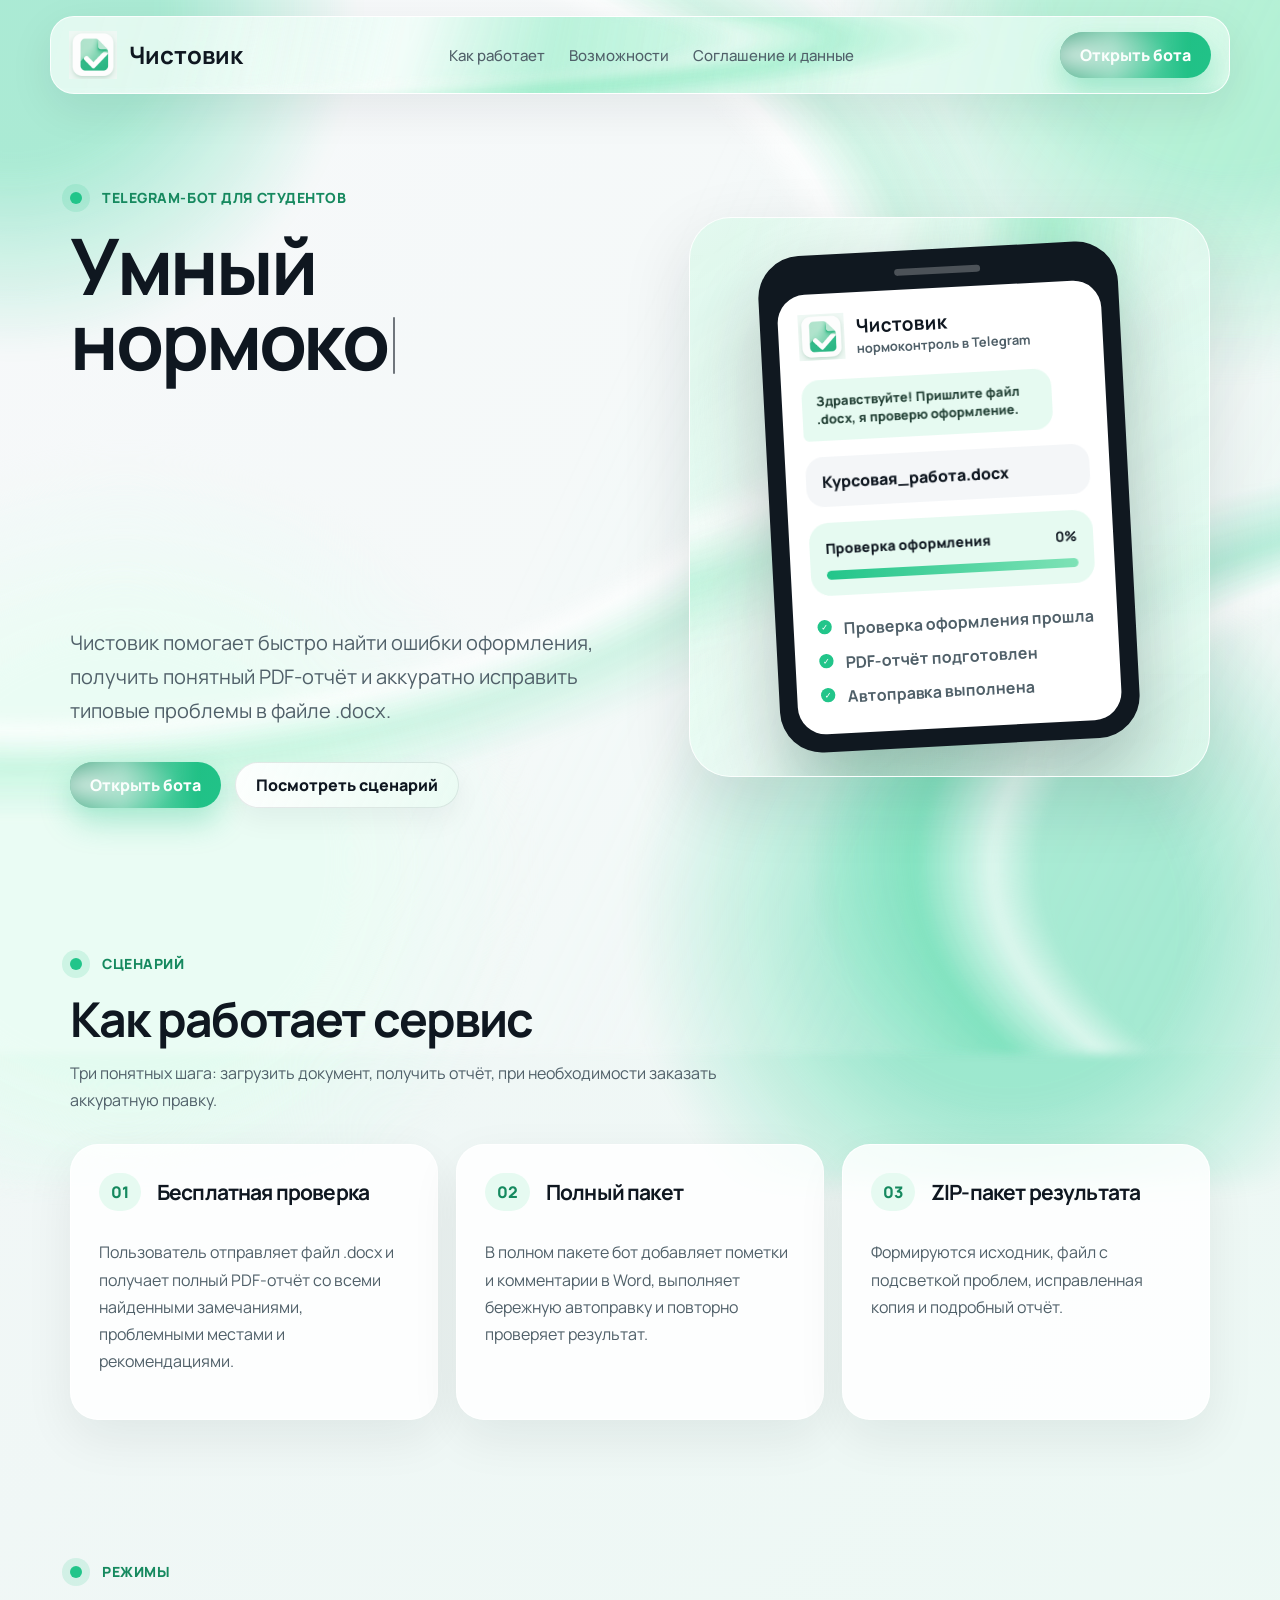
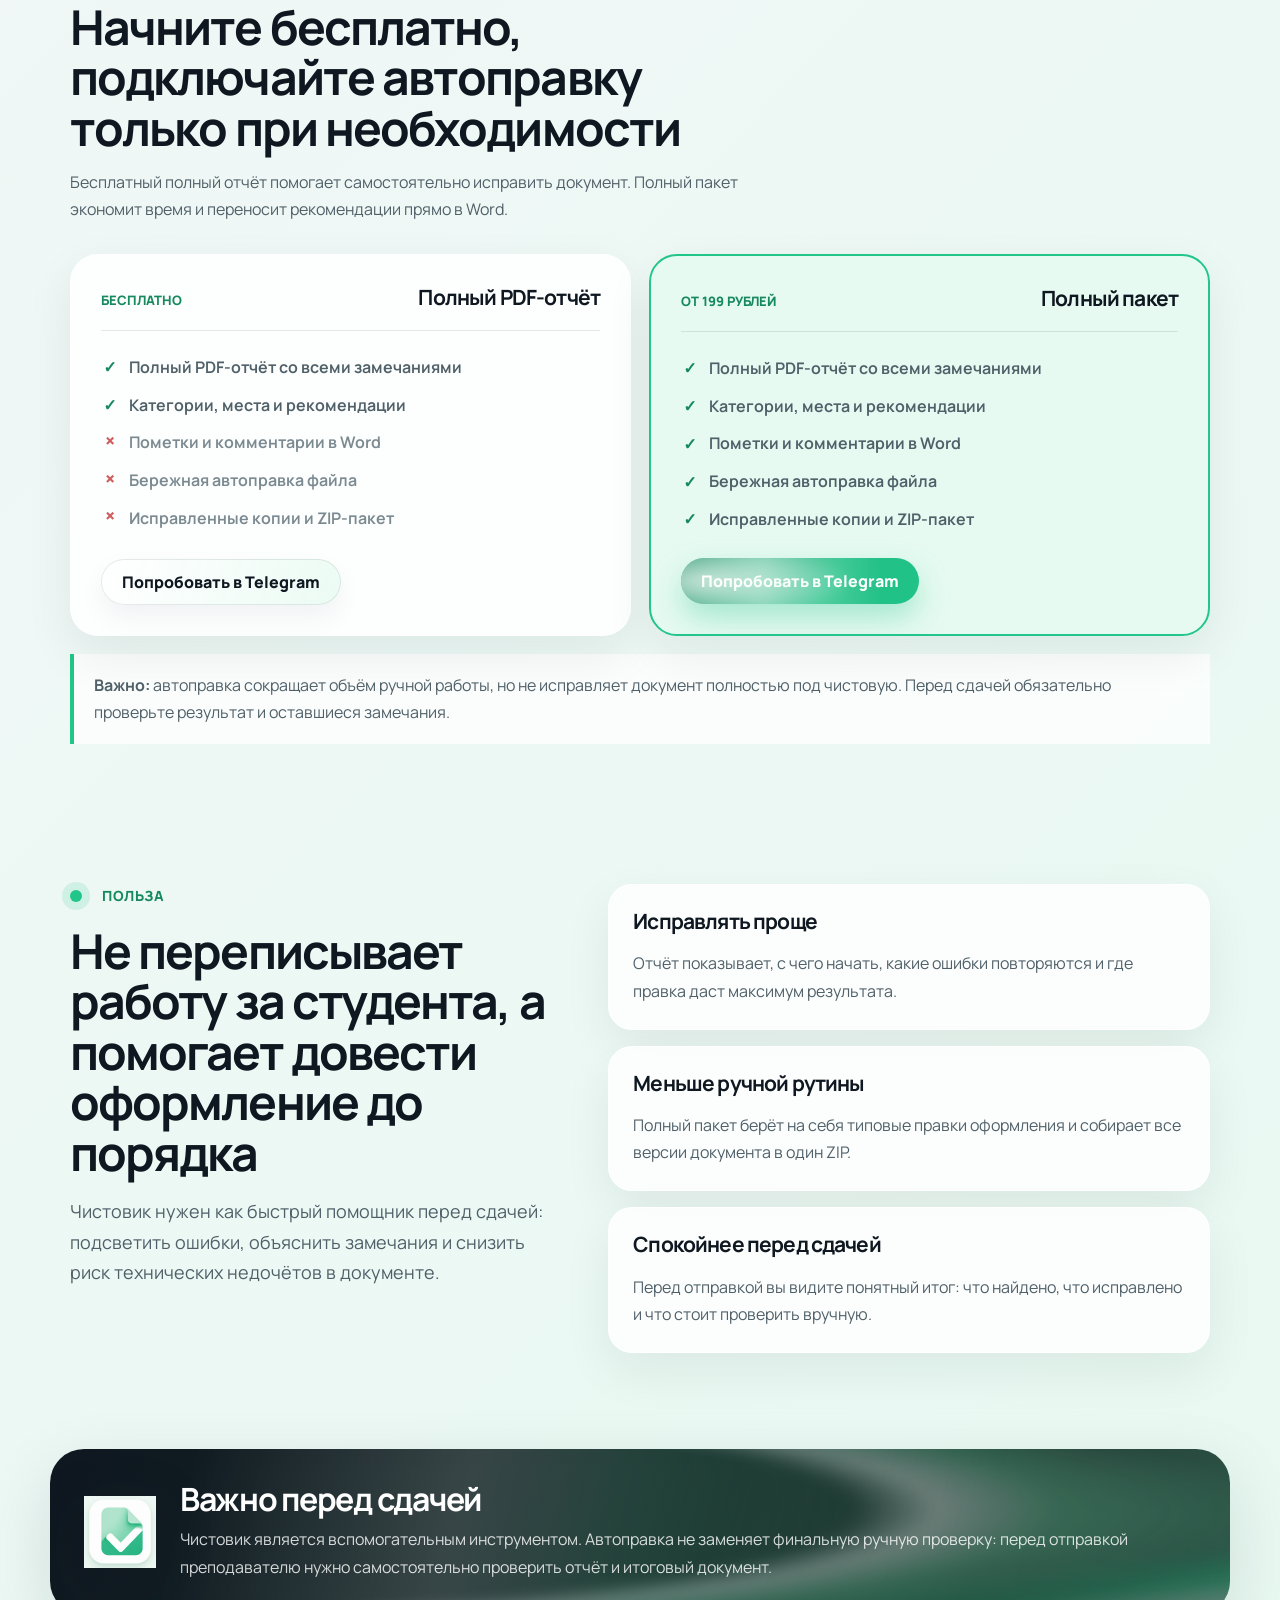
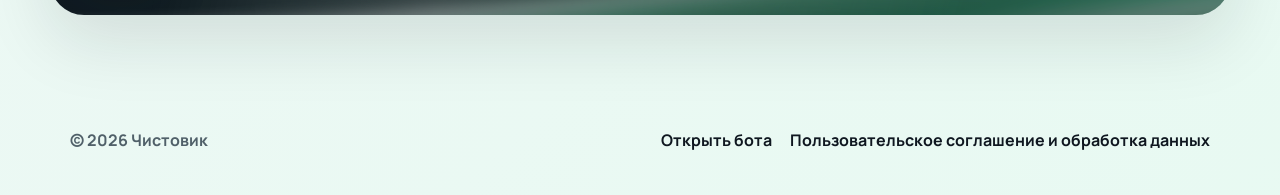
<file: index.html>
<!doctype html>
<html lang="ru">
<head>
  <meta charset="utf-8" />
  <meta name="viewport" content="width=device-width, initial-scale=1" />
  <title>Чистовик — нормоконтроль и автоправка учебных работ</title>
  <meta name="description" content="Telegram-бот для проверки оформления, PDF-отчёта и бережной автоправки учебных работ в .docx." />
  <link rel="preconnect" href="https://fonts.googleapis.com">
  <link rel="preconnect" href="https://fonts.gstatic.com" crossorigin>
  <link href="https://fonts.googleapis.com/css2?family=Manrope:wght@400;500;600;700;800&display=swap" rel="stylesheet">
  <link rel="icon" href="assets/chistovik_mark.png?v=20260608-logo4" type="image/png">
  <link rel="stylesheet" href="styles.css?v=20260608-compare-matrix1" />
</head>
<body>
  <header class="site-header">
    <a class="brand" href="index.html" aria-label="Чистовик — главная">
      <img src="assets/chistovik_mark.png?v=20260608-logo4" alt="" />
      <span>Чистовик</span>
    </a>
    <nav class="nav" aria-label="Основная навигация">
      <a href="#how">Как работает</a>
      <a href="#features">Возможности</a>
      <a href="legal.html">Соглашение и данные</a>
    </nav>
    <a class="header-cta" href="https://t.me/testproverkatesbot" target="_blank" rel="noopener">Открыть бота</a>
  </header>

  <main>
    <section class="hero" id="start">
      <div class="hero__content">
        <p class="eyebrow">Telegram-бот для студентов</p>
        <h1 class="hero-title" data-typewriter="Умный нормоконтроль и автоправка учебных работ">Умный нормоконтроль и автоправка учебных работ</h1>
        <p class="lead">Чистовик помогает быстро найти ошибки оформления, получить понятный PDF-отчёт и аккуратно исправить типовые проблемы в файле .docx.</p>
        <div class="hero__actions">
          <a class="button button--primary" href="https://t.me/testproverkatesbot" target="_blank" rel="noopener">Открыть бота</a>
          <a class="button button--secondary" href="#how">Посмотреть сценарий</a>
        </div>
      </div>

      <div class="hero-card" aria-label="Пример интерфейса Чистовика">
        <div class="phone-shell">
          <div class="phone-top"></div>
          <div class="bot-card">
            <div class="bot-card__head">
              <img src="assets/chistovik_mark.png?v=20260608-logo4" alt="" />
              <div>
                <strong>Чистовик</strong>
                <span>нормоконтроль в Telegram</span>
              </div>
            </div>
            <div class="bot-message bot-message--welcome">Здравствуйте! Пришлите файл .docx, я проверю оформление.</div>
            <div class="file-chip">Курсовая_работа.docx</div>
            <div class="progress-card">
              <div class="progress-card__top">
                <span>Проверка оформления</span>
                <b class="progress-percent"></b>
              </div>
              <div class="progress"><i></i></div>
            </div>
            <ul class="check-list">
              <li>Проверка оформления прошла</li>
              <li>PDF-отчёт подготовлен</li>
              <li>Автоправка выполнена</li>
            </ul>
          </div>
        </div>
      </div>
    </section>

    <section class="section" id="how">
      <div class="section__head">
        <p class="eyebrow">Сценарий</p>
        <h2>Как работает сервис</h2>
        <p>Три понятных шага: загрузить документ, получить отчёт, при необходимости заказать аккуратную правку.</p>
      </div>
      <div class="steps-grid">
        <article class="step-card">
          <div class="step-card__head">
            <span class="step-card__num">01</span>
            <h3>Бесплатная проверка</h3>
          </div>
          <p>Пользователь отправляет файл .docx и получает полный PDF-отчёт со всеми найденными замечаниями, проблемными местами и рекомендациями.</p>
        </article>
        <article class="step-card">
          <div class="step-card__head">
            <span class="step-card__num">02</span>
            <h3>Полный пакет</h3>
          </div>
          <p>В полном пакете бот добавляет пометки и комментарии в Word, выполняет бережную автоправку и повторно проверяет результат.</p>
        </article>
        <article class="step-card">
          <div class="step-card__head">
            <span class="step-card__num">03</span>
            <h3>ZIP-пакет результата</h3>
          </div>
          <p>Формируются исходник, файл с подсветкой проблем, исправленная копия и подробный отчёт.</p>
        </article>
      </div>
    </section>

    <section class="section comparison" id="plans">
      <div class="section__head">
        <p class="eyebrow">Режимы</p>
        <h2>Начните бесплатно, подключайте автоправку только при необходимости</h2>
        <p>Бесплатный полный отчёт помогает самостоятельно исправить документ. Полный пакет экономит время и переносит рекомендации прямо в Word.</p>
      </div>
      <div class="comparison-grid">
        <article class="plan">
          <div class="plan__head">
            <span>Бесплатно</span>
            <h3>Полный PDF-отчёт</h3>
          </div>
          <ul>
            <li class="plan__feature plan__feature--yes">Полный PDF-отчёт со всеми замечаниями</li>
            <li class="plan__feature plan__feature--yes">Категории, места и рекомендации</li>
            <li class="plan__feature plan__feature--no">Пометки и комментарии в Word</li>
            <li class="plan__feature plan__feature--no">Бережная автоправка файла</li>
            <li class="plan__feature plan__feature--no">Исправленные копии и ZIP-пакет</li>
          </ul>
          <a class="button button--secondary" href="https://t.me/testproverkatesbot" target="_blank" rel="noopener">Попробовать в Telegram</a>
        </article>
        <article class="plan plan--accent">
          <div class="plan__head">
            <span>от 199 рублей</span>
            <h3>Полный пакет</h3>
          </div>
          <ul>
            <li class="plan__feature plan__feature--yes">Полный PDF-отчёт со всеми замечаниями</li>
            <li class="plan__feature plan__feature--yes">Категории, места и рекомендации</li>
            <li class="plan__feature plan__feature--yes">Пометки и комментарии в Word</li>
            <li class="plan__feature plan__feature--yes">Бережная автоправка файла</li>
            <li class="plan__feature plan__feature--yes">Исправленные копии и ZIP-пакет</li>
          </ul>
          <a class="button button--primary" href="https://t.me/testproverkatesbot" target="_blank" rel="noopener">Попробовать в Telegram</a>
        </article>
      </div>
      <p class="comparison-note"><strong>Важно:</strong> автоправка сокращает объём ручной работы, но не исправляет документ полностью под чистовую. Перед сдачей обязательно проверьте результат и оставшиеся замечания.</p>
    </section>

    <section class="section split" id="features">
      <div>
        <p class="eyebrow">Польза</p>
        <h2>Не переписывает работу за студента, а помогает довести оформление до порядка</h2>
        <p class="section-text">Чистовик нужен как быстрый помощник перед сдачей: подсветить ошибки, объяснить замечания и снизить риск технических недочётов в документе.</p>
      </div>
      <div class="feature-list">
        <article>
          <h3>Исправлять проще</h3>
          <p>Отчёт показывает, с чего начать, какие ошибки повторяются и где правка даст максимум результата.</p>
        </article>
        <article>
          <h3>Меньше ручной рутины</h3>
          <p>Полный пакет берёт на себя типовые правки оформления и собирает все версии документа в один ZIP.</p>
        </article>
        <article>
          <h3>Спокойнее перед сдачей</h3>
          <p>Перед отправкой вы видите понятный итог: что найдено, что исправлено и что стоит проверить вручную.</p>
        </article>
      </div>
    </section>

    <section class="notice">
      <img class="notice__logo" src="assets/chistovik_mark.png?v=20260608-logo4" alt="" />
      <div>
        <h2>Важно перед сдачей</h2>
        <p>Чистовик является вспомогательным инструментом. Автоправка не заменяет финальную ручную проверку: перед отправкой преподавателю нужно самостоятельно проверить отчёт и итоговый документ.</p>
      </div>
    </section>
  </main>

  <footer class="footer">
    <span>© 2026 Чистовик</span>
    <div class="footer__links">
      <a href="https://t.me/testproverkatesbot" target="_blank" rel="noopener">Открыть бота</a>
      <a href="legal.html">Пользовательское соглашение и обработка данных</a>
    </div>
  </footer>
  <script>
    (() => {
      const title = document.querySelector('[data-typewriter]');
      if (!title || window.matchMedia('(prefers-reduced-motion: reduce)').matches) return;

      const text = title.dataset.typewriter || title.textContent.trim();
      title.style.minHeight = `${title.offsetHeight}px`;
      title.textContent = '';
      title.classList.add('is-typing');

      const steps = [];
      const tokens = text.match(/\S+|\s+/g) || [];
      tokens.forEach((token) => {
        if (/^\s+$/.test(token)) {
          steps.push({
            char: ' ',
            run: () => title.appendChild(document.createTextNode(token)),
          });
          return;
        }

        const word = document.createElement('span');
        word.className = 'type-word';
        Array.from(token).forEach((char) => {
          steps.push({
            char,
            run: () => {
              if (!word.isConnected) title.appendChild(word);
              const letter = document.createElement('span');
              letter.className = 'type-char';
              letter.textContent = char;
              word.appendChild(letter);
              window.requestAnimationFrame(() => letter.classList.add('is-visible'));
            },
          });
        });
      });

      let index = 0;
      const isDesktop = window.matchMedia('(min-width: 861px)').matches;
      const typeNext = () => {
        const step = steps[index];
        if (!step) {
          window.setTimeout(() => title.classList.remove('is-typing'), isDesktop ? 1350 : 1100);
          return;
        }

        step.run();
        index += 1;

        if (index < steps.length) {
          const char = step.char || '';
          const nextChar = steps[index]?.char || '';
          const baseDelay = /[,\s]/.test(char) ? (isDesktop ? 116 : 86) : (isDesktop ? 62 : 43);
          const softPause = nextChar && nextChar.toUpperCase() === nextChar && nextChar.toLowerCase() !== nextChar ? (isDesktop ? 22 : 14) : 0;
          const wave = Math.round(Math.sin(index * 1.45) * (isDesktop ? 10 : 7));
          const delay = baseDelay + softPause + wave;
          window.setTimeout(typeNext, delay);
          return;
        }

        window.setTimeout(() => title.classList.remove('is-typing'), isDesktop ? 1350 : 1100);
      };

      window.setTimeout(typeNext, isDesktop ? 560 : 420);
    })();
  </script>
</body>
</html>
</file>
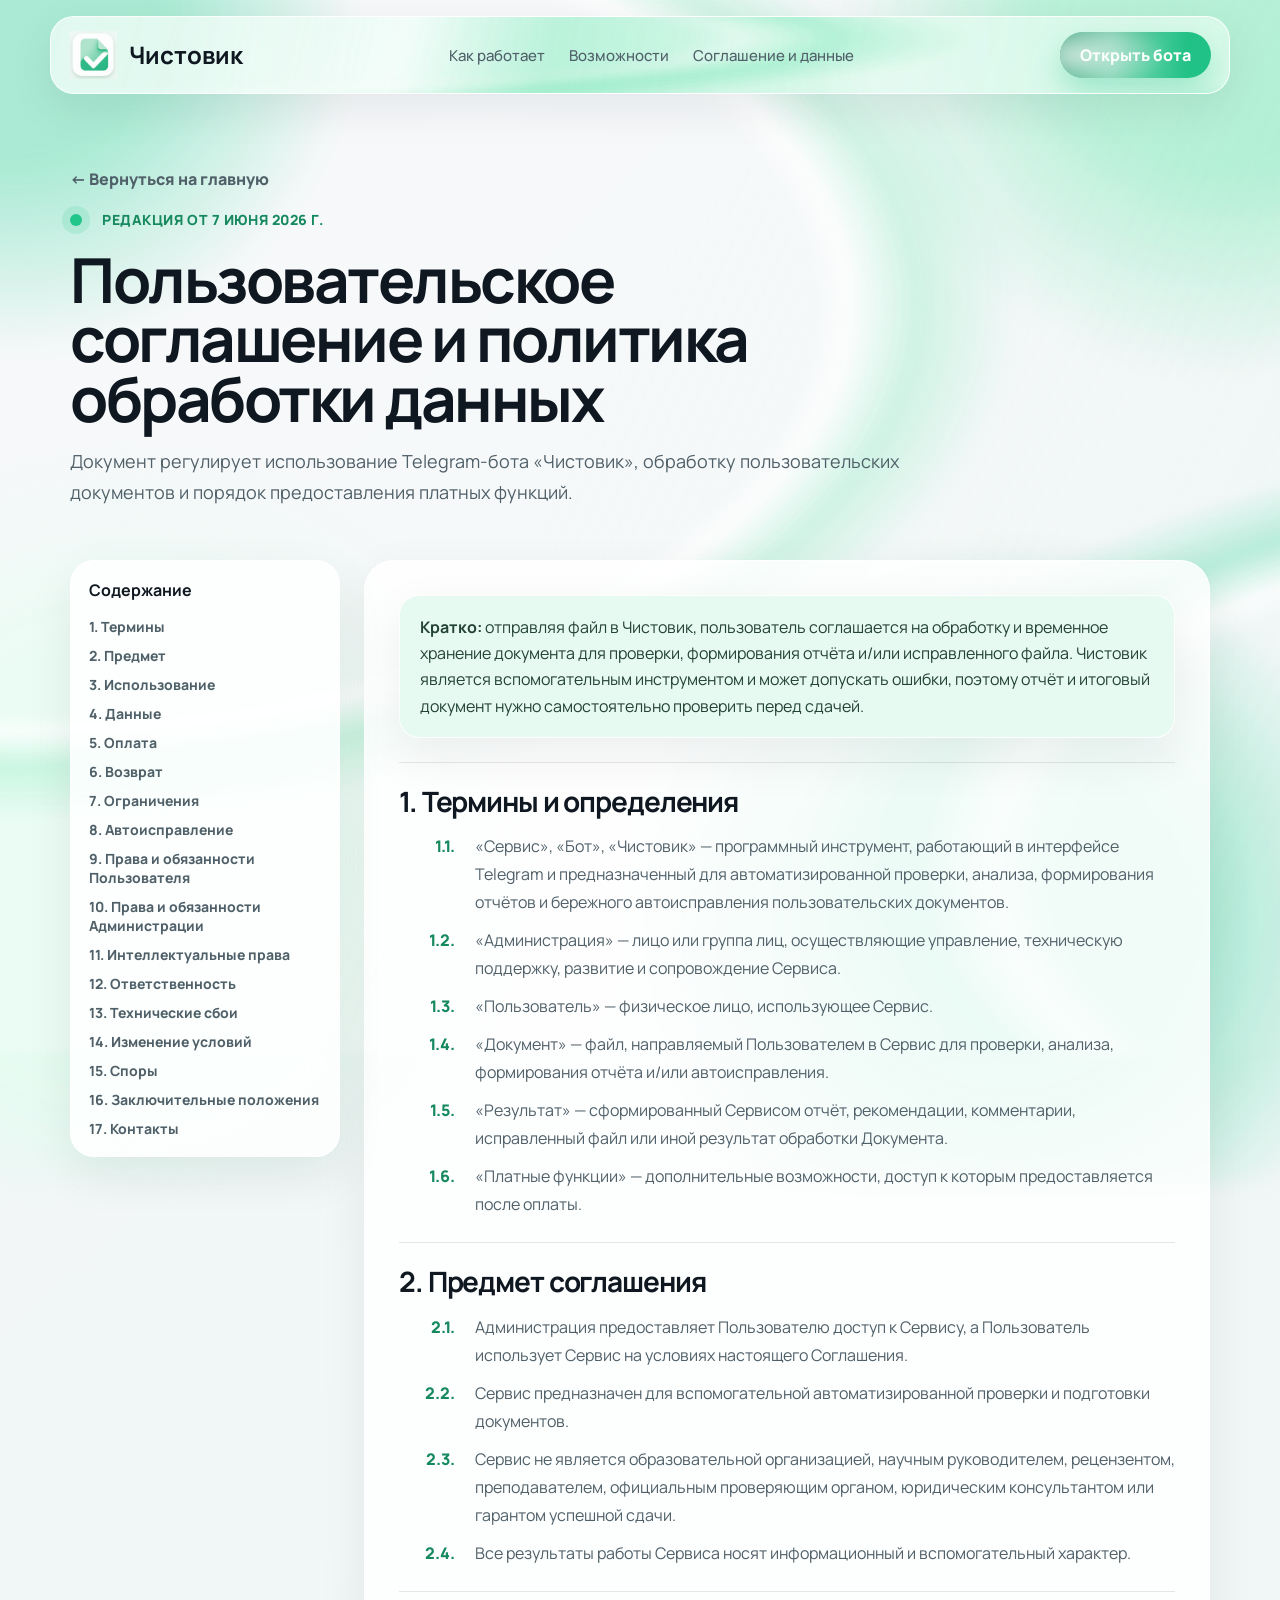
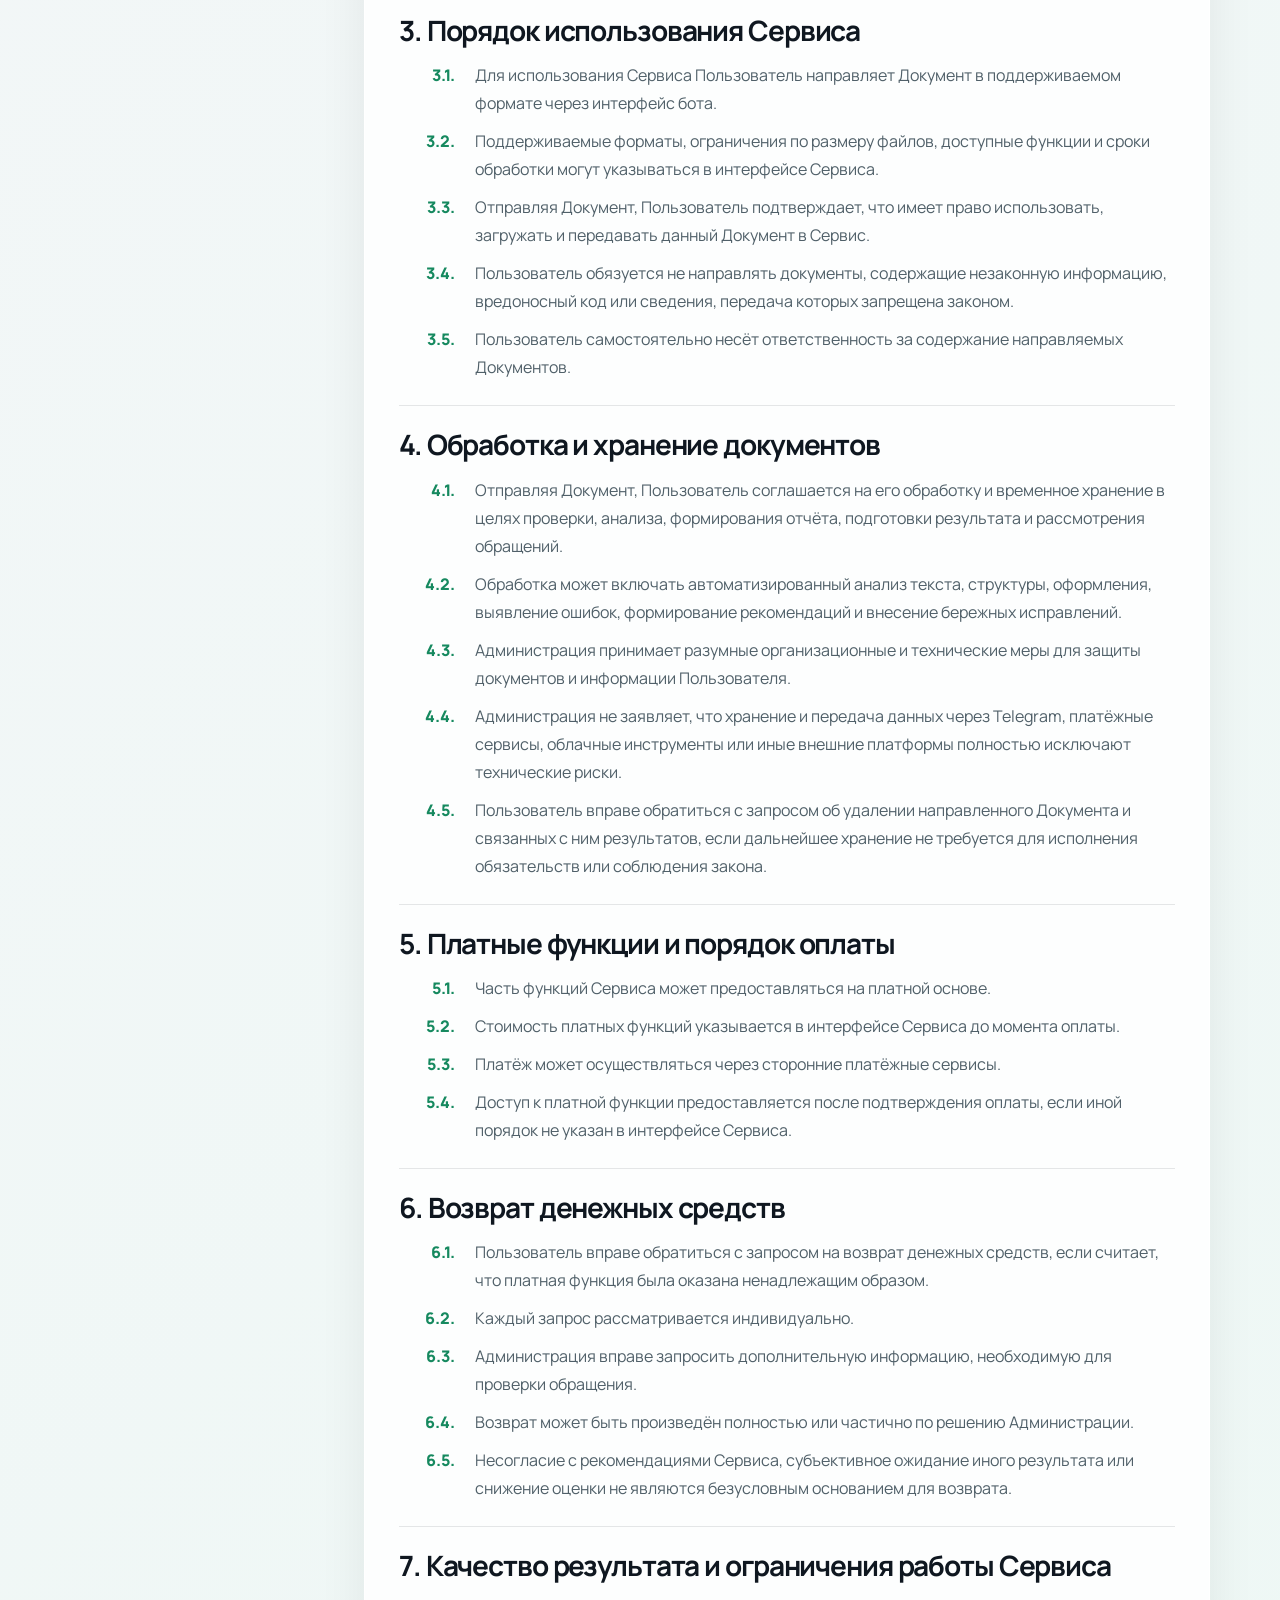
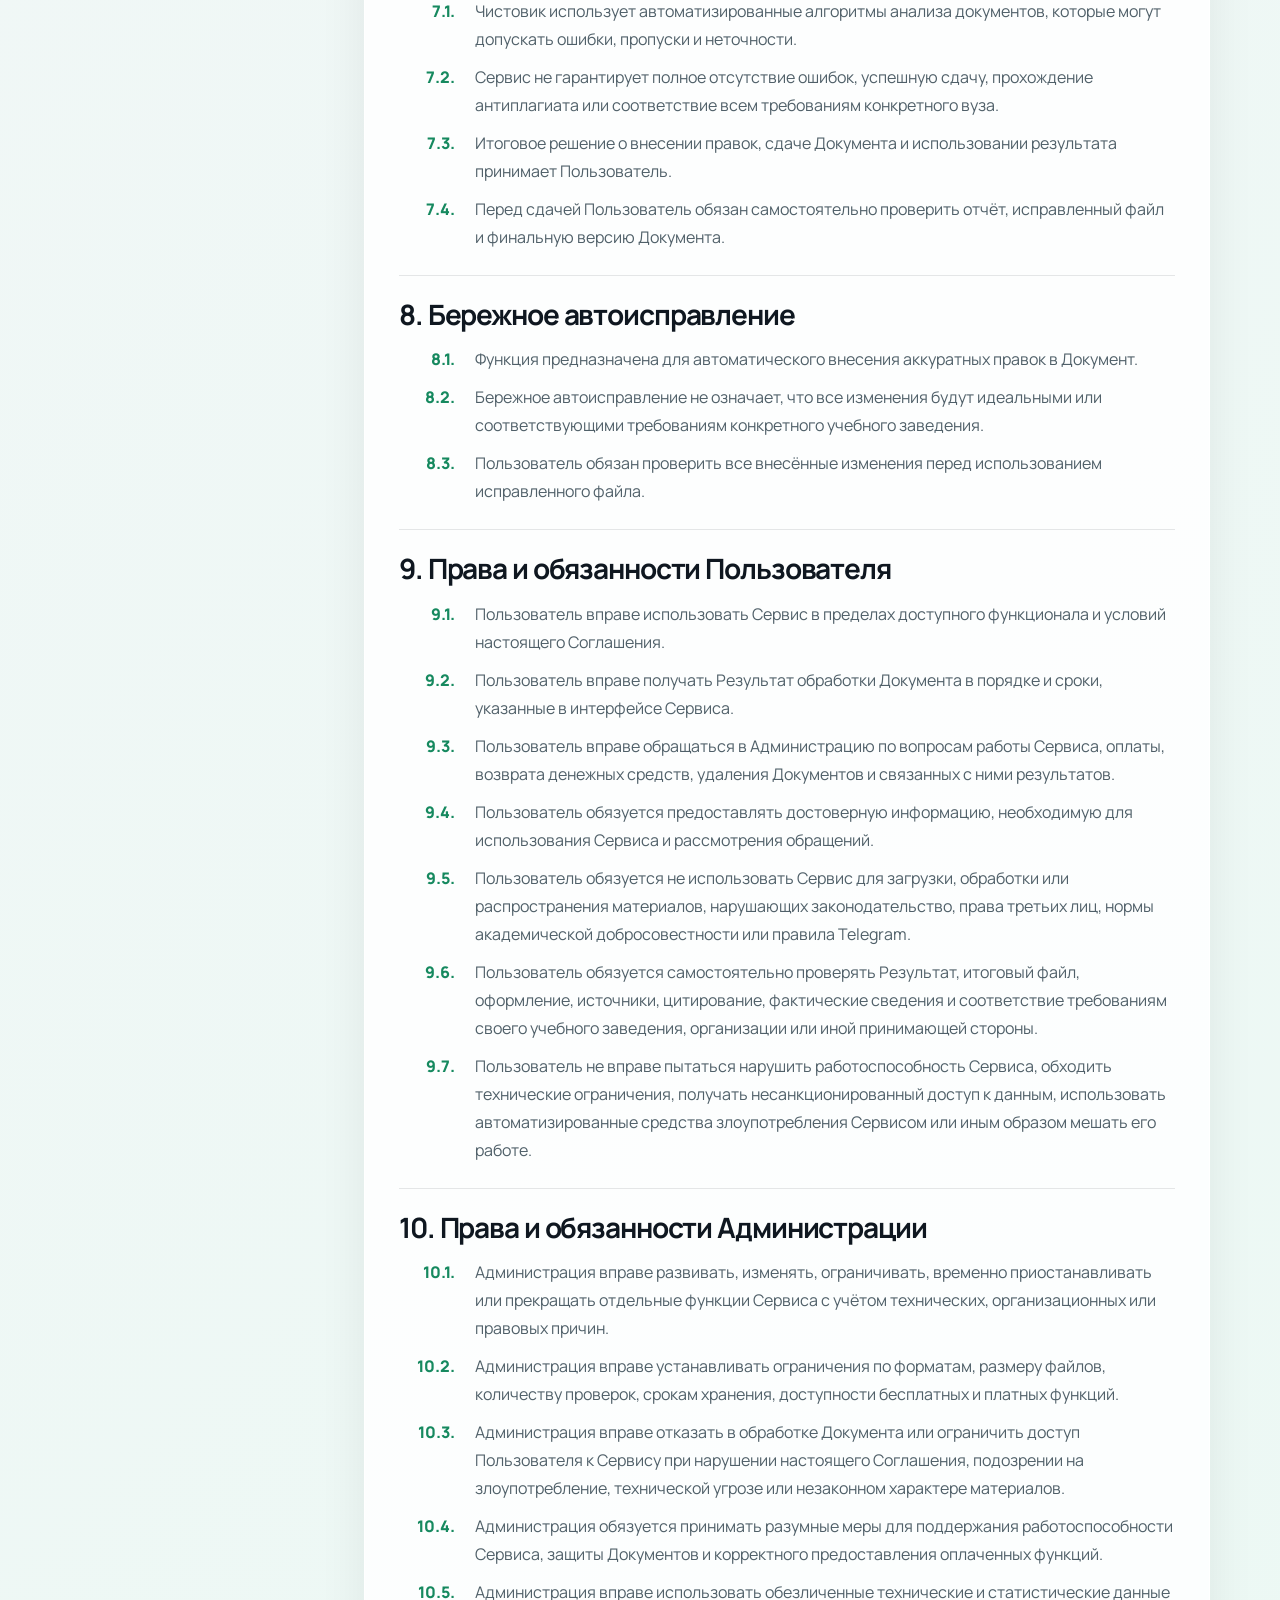
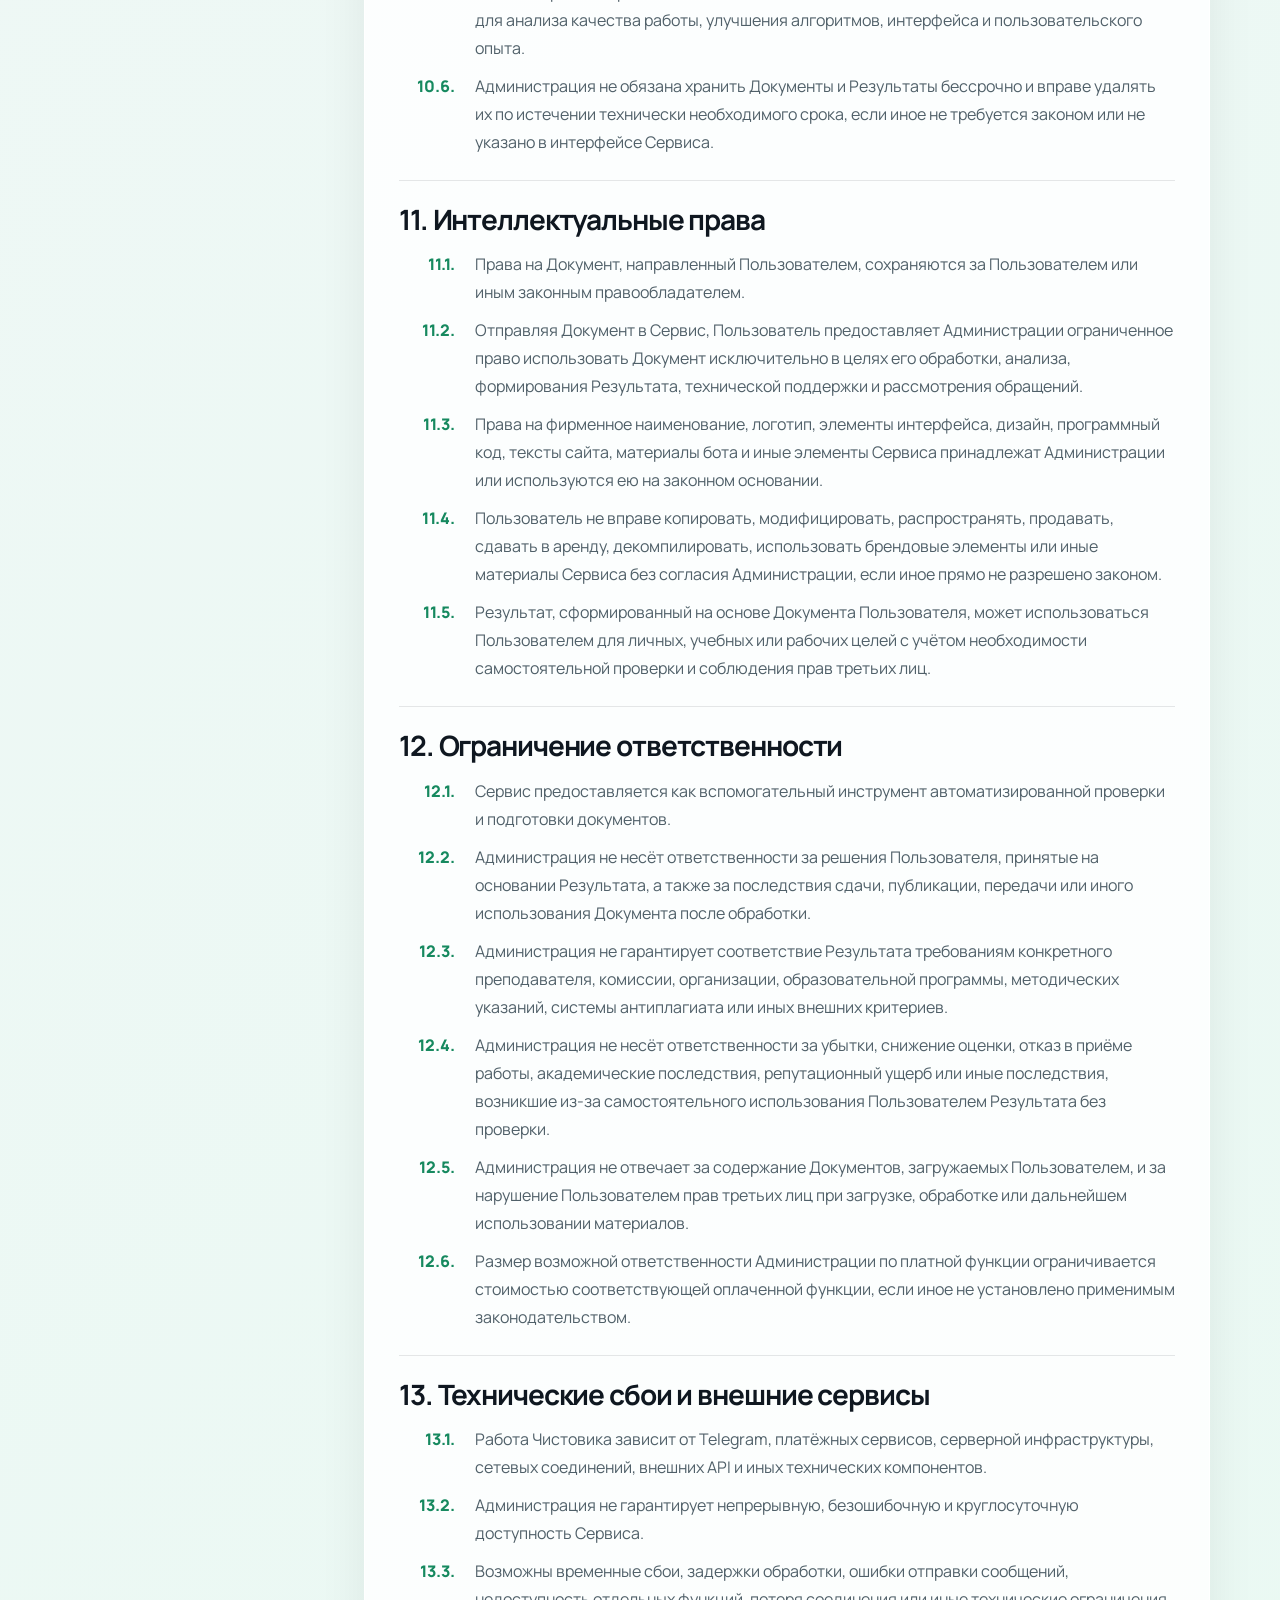
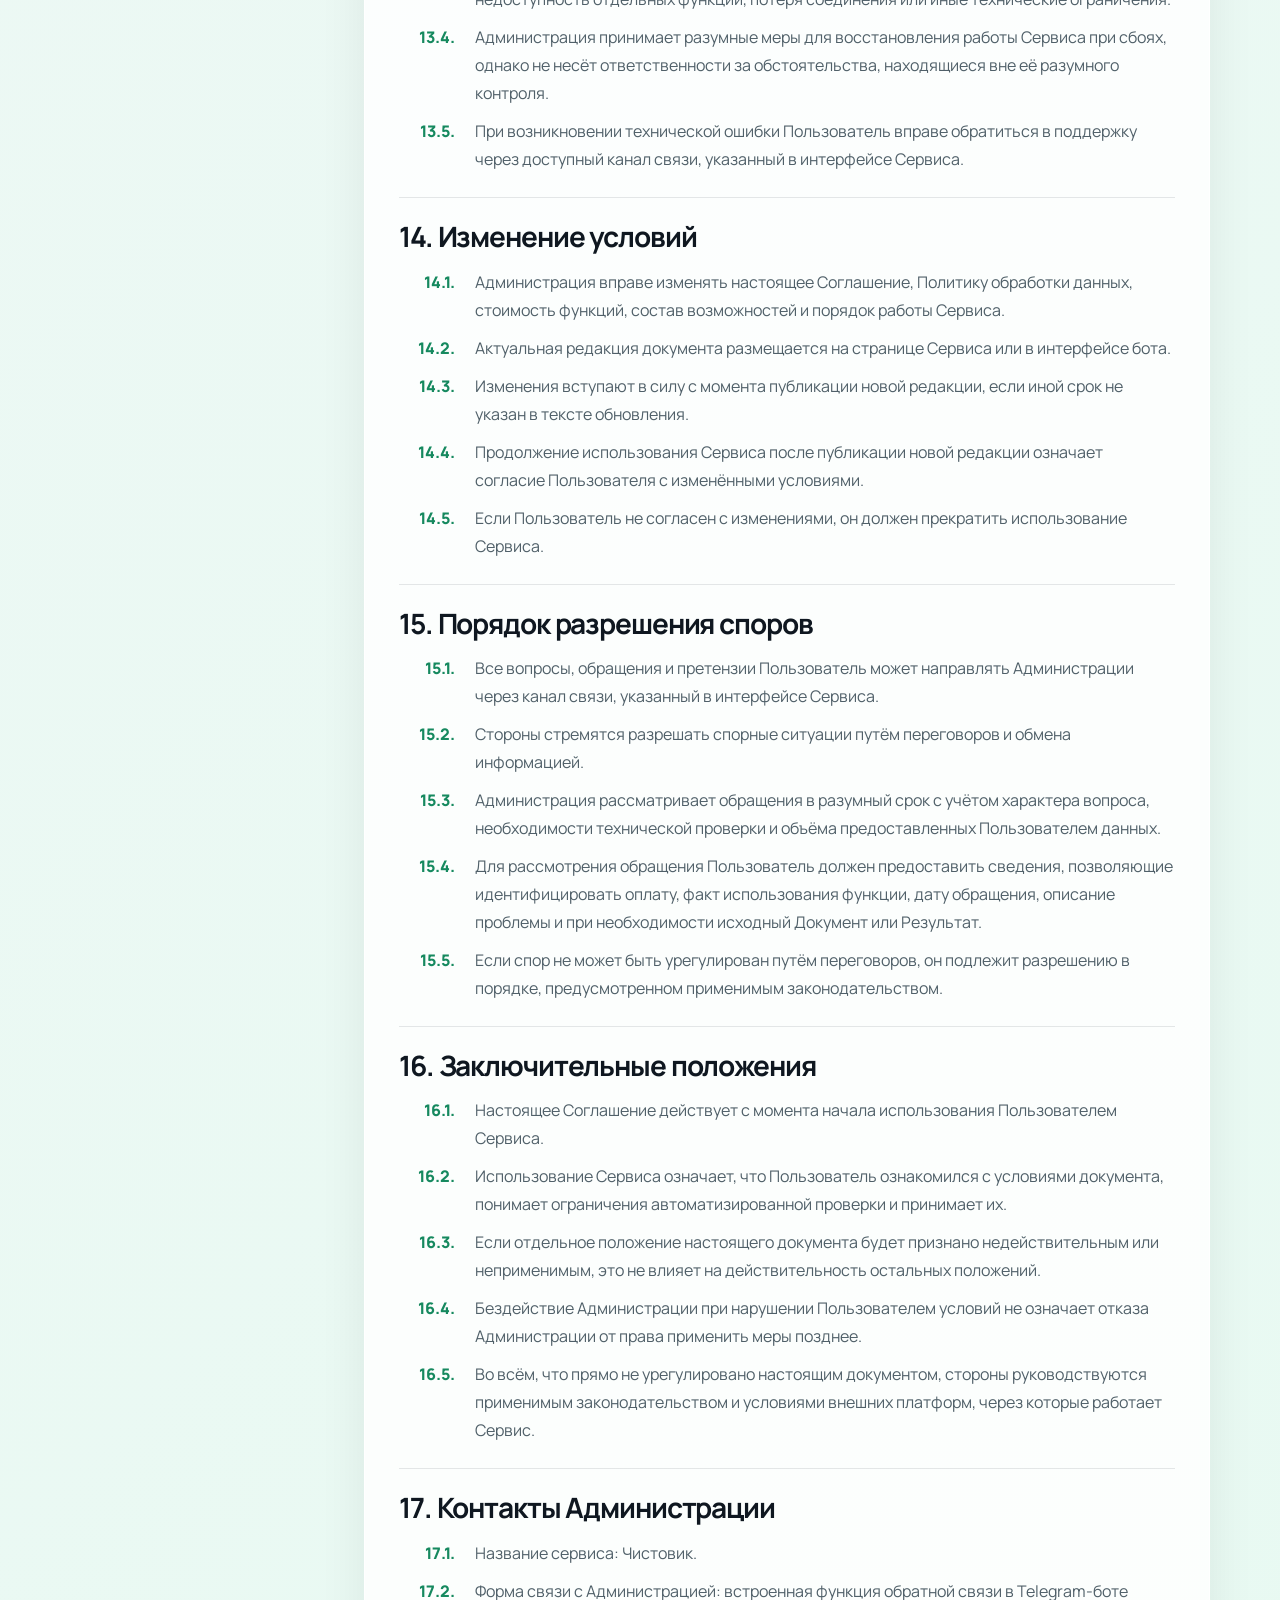
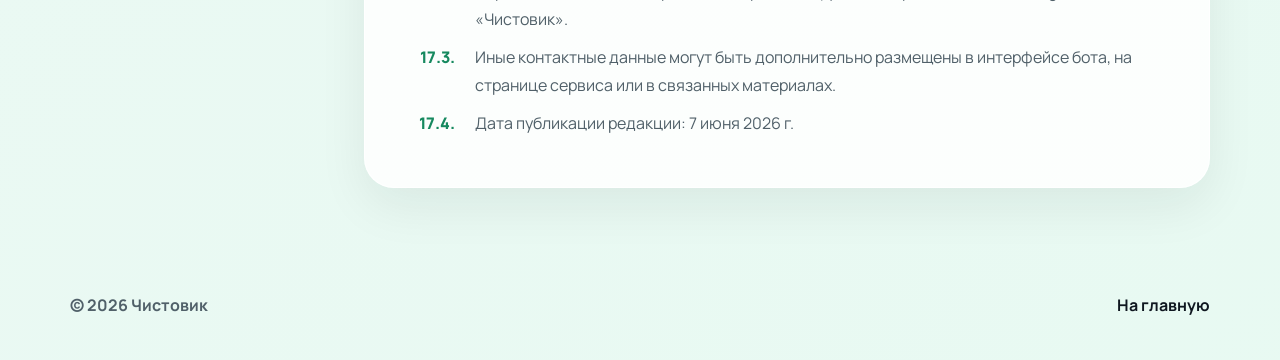
<file: legal.html>
<!doctype html>
<html lang="ru">
<head>
  <meta charset="utf-8" />
  <meta name="viewport" content="width=device-width, initial-scale=1" />
  <title>Чистовик — соглашение и обработка данных</title>
  <meta name="description" content="Пользовательское соглашение и политика обработки данных сервиса Чистовик." />
  <link rel="preconnect" href="https://fonts.googleapis.com">
  <link rel="preconnect" href="https://fonts.gstatic.com" crossorigin>
  <link href="https://fonts.googleapis.com/css2?family=Manrope:wght@400;500;600;700;800&display=swap" rel="stylesheet">
  <link rel="icon" href="assets/chistovik_mark.png?v=20260608-logo4" type="image/png">
  <link rel="stylesheet" href="styles.css" />
</head>
<body>
  <header class="site-header">
    <a class="brand" href="index.html" aria-label="Чистовик — главная">
      <img src="assets/chistovik_mark.png?v=20260608-logo4" alt="" />
      <span>Чистовик</span>
    </a>
    <nav class="nav" aria-label="Основная навигация">
      <a href="index.html#how">Как работает</a>
      <a href="index.html#features">Возможности</a>
      <a href="legal.html">Соглашение и данные</a>
    </nav>
    <a class="header-cta" href="https://t.me/testproverkatesbot" target="_blank" rel="noopener">Открыть бота</a>
  </header>

  <main class="legal-page">
    <section class="legal-hero">
      <a class="back-link" href="index.html">← Вернуться на главную</a>
      <p class="eyebrow">Редакция от 7 июня 2026 г.</p>
      <h1>Пользовательское соглашение и политика обработки данных</h1>
      <p>Документ регулирует использование Telegram-бота «Чистовик», обработку пользовательских документов и порядок предоставления платных функций.</p>
    </section>

    <div class="legal-layout">
      <aside class="legal-toc" aria-label="Содержание документа">
        <strong>Содержание</strong>
        <a href="#terms">1. Термины</a>
        <a href="#subject">2. Предмет</a>
        <a href="#usage">3. Использование</a>
        <a href="#data">4. Данные</a>
        <a href="#paid">5. Оплата</a>
        <a href="#refund">6. Возврат</a>
        <a href="#limits">7. Ограничения</a>
        <a href="#autoedit">8. Автоисправление</a>
        <a href="#rights-user">9. Права и обязанности Пользователя</a>
        <a href="#rights-admin">10. Права и обязанности Администрации</a>
        <a href="#ip">11. Интеллектуальные права</a>
        <a href="#liability">12. Ответственность</a>
        <a href="#tech">13. Технические сбои</a>
        <a href="#changes">14. Изменение условий</a>
        <a href="#disputes">15. Споры</a>
        <a href="#final">16. Заключительные положения</a>
        <a href="#contacts">17. Контакты</a>
      </aside>

      <article class="legal-card">
        <div class="summary-box"><b>Кратко:</b> отправляя файл в Чистовик, пользователь соглашается на обработку и временное хранение документа для проверки, формирования отчёта и/или исправленного файла. Чистовик является вспомогательным инструментом и может допускать ошибки, поэтому отчёт и итоговый документ нужно самостоятельно проверить перед сдачей.</div>

        <section id="terms" data-section="1"><h2>1. Термины и определения</h2><ol><li>«Сервис», «Бот», «Чистовик» — программный инструмент, работающий в интерфейсе Telegram и предназначенный для автоматизированной проверки, анализа, формирования отчётов и бережного автоисправления пользовательских документов.</li><li>«Администрация» — лицо или группа лиц, осуществляющие управление, техническую поддержку, развитие и сопровождение Сервиса.</li><li>«Пользователь» — физическое лицо, использующее Сервис.</li><li>«Документ» — файл, направляемый Пользователем в Сервис для проверки, анализа, формирования отчёта и/или автоисправления.</li><li>«Результат» — сформированный Сервисом отчёт, рекомендации, комментарии, исправленный файл или иной результат обработки Документа.</li><li>«Платные функции» — дополнительные возможности, доступ к которым предоставляется после оплаты.</li></ol></section>
        <section id="subject" data-section="2"><h2>2. Предмет соглашения</h2><ol><li>Администрация предоставляет Пользователю доступ к Сервису, а Пользователь использует Сервис на условиях настоящего Соглашения.</li><li>Сервис предназначен для вспомогательной автоматизированной проверки и подготовки документов.</li><li>Сервис не является образовательной организацией, научным руководителем, рецензентом, преподавателем, официальным проверяющим органом, юридическим консультантом или гарантом успешной сдачи.</li><li>Все результаты работы Сервиса носят информационный и вспомогательный характер.</li></ol></section>
        <section id="usage" data-section="3"><h2>3. Порядок использования Сервиса</h2><ol><li>Для использования Сервиса Пользователь направляет Документ в поддерживаемом формате через интерфейс бота.</li><li>Поддерживаемые форматы, ограничения по размеру файлов, доступные функции и сроки обработки могут указываться в интерфейсе Сервиса.</li><li>Отправляя Документ, Пользователь подтверждает, что имеет право использовать, загружать и передавать данный Документ в Сервис.</li><li>Пользователь обязуется не направлять документы, содержащие незаконную информацию, вредоносный код или сведения, передача которых запрещена законом.</li><li>Пользователь самостоятельно несёт ответственность за содержание направляемых Документов.</li></ol></section>
        <section id="data" data-section="4"><h2>4. Обработка и хранение документов</h2><ol><li>Отправляя Документ, Пользователь соглашается на его обработку и временное хранение в целях проверки, анализа, формирования отчёта, подготовки результата и рассмотрения обращений.</li><li>Обработка может включать автоматизированный анализ текста, структуры, оформления, выявление ошибок, формирование рекомендаций и внесение бережных исправлений.</li><li>Администрация принимает разумные организационные и технические меры для защиты документов и информации Пользователя.</li><li>Администрация не заявляет, что хранение и передача данных через Telegram, платёжные сервисы, облачные инструменты или иные внешние платформы полностью исключают технические риски.</li><li>Пользователь вправе обратиться с запросом об удалении направленного Документа и связанных с ним результатов, если дальнейшее хранение не требуется для исполнения обязательств или соблюдения закона.</li></ol></section>
        <section id="paid" data-section="5"><h2>5. Платные функции и порядок оплаты</h2><ol><li>Часть функций Сервиса может предоставляться на платной основе.</li><li>Стоимость платных функций указывается в интерфейсе Сервиса до момента оплаты.</li><li>Платёж может осуществляться через сторонние платёжные сервисы.</li><li>Доступ к платной функции предоставляется после подтверждения оплаты, если иной порядок не указан в интерфейсе Сервиса.</li></ol></section>
        <section id="refund" data-section="6"><h2>6. Возврат денежных средств</h2><ol><li>Пользователь вправе обратиться с запросом на возврат денежных средств, если считает, что платная функция была оказана ненадлежащим образом.</li><li>Каждый запрос рассматривается индивидуально.</li><li>Администрация вправе запросить дополнительную информацию, необходимую для проверки обращения.</li><li>Возврат может быть произведён полностью или частично по решению Администрации.</li><li>Несогласие с рекомендациями Сервиса, субъективное ожидание иного результата или снижение оценки не являются безусловным основанием для возврата.</li></ol></section>
        <section id="limits" data-section="7"><h2>7. Качество результата и ограничения работы Сервиса</h2><ol><li>Чистовик использует автоматизированные алгоритмы анализа документов, которые могут допускать ошибки, пропуски и неточности.</li><li>Сервис не гарантирует полное отсутствие ошибок, успешную сдачу, прохождение антиплагиата или соответствие всем требованиям конкретного вуза.</li><li>Итоговое решение о внесении правок, сдаче Документа и использовании результата принимает Пользователь.</li><li>Перед сдачей Пользователь обязан самостоятельно проверить отчёт, исправленный файл и финальную версию Документа.</li></ol></section>
        <section id="autoedit" data-section="8"><h2>8. Бережное автоисправление</h2><ol><li>Функция предназначена для автоматического внесения аккуратных правок в Документ.</li><li>Бережное автоисправление не означает, что все изменения будут идеальными или соответствующими требованиям конкретного учебного заведения.</li><li>Пользователь обязан проверить все внесённые изменения перед использованием исправленного файла.</li></ol></section>
        <section id="rights-user" data-section="9"><h2>9. Права и обязанности Пользователя</h2><ol><li>Пользователь вправе использовать Сервис в пределах доступного функционала и условий настоящего Соглашения.</li><li>Пользователь вправе получать Результат обработки Документа в порядке и сроки, указанные в интерфейсе Сервиса.</li><li>Пользователь вправе обращаться в Администрацию по вопросам работы Сервиса, оплаты, возврата денежных средств, удаления Документов и связанных с ними результатов.</li><li>Пользователь обязуется предоставлять достоверную информацию, необходимую для использования Сервиса и рассмотрения обращений.</li><li>Пользователь обязуется не использовать Сервис для загрузки, обработки или распространения материалов, нарушающих законодательство, права третьих лиц, нормы академической добросовестности или правила Telegram.</li><li>Пользователь обязуется самостоятельно проверять Результат, итоговый файл, оформление, источники, цитирование, фактические сведения и соответствие требованиям своего учебного заведения, организации или иной принимающей стороны.</li><li>Пользователь не вправе пытаться нарушить работоспособность Сервиса, обходить технические ограничения, получать несанкционированный доступ к данным, использовать автоматизированные средства злоупотребления Сервисом или иным образом мешать его работе.</li></ol></section>
        <section id="rights-admin" data-section="10"><h2>10. Права и обязанности Администрации</h2><ol><li>Администрация вправе развивать, изменять, ограничивать, временно приостанавливать или прекращать отдельные функции Сервиса с учётом технических, организационных или правовых причин.</li><li>Администрация вправе устанавливать ограничения по форматам, размеру файлов, количеству проверок, срокам хранения, доступности бесплатных и платных функций.</li><li>Администрация вправе отказать в обработке Документа или ограничить доступ Пользователя к Сервису при нарушении настоящего Соглашения, подозрении на злоупотребление, технической угрозе или незаконном характере материалов.</li><li>Администрация обязуется принимать разумные меры для поддержания работоспособности Сервиса, защиты Документов и корректного предоставления оплаченных функций.</li><li>Администрация вправе использовать обезличенные технические и статистические данные для анализа качества работы, улучшения алгоритмов, интерфейса и пользовательского опыта.</li><li>Администрация не обязана хранить Документы и Результаты бессрочно и вправе удалять их по истечении технически необходимого срока, если иное не требуется законом или не указано в интерфейсе Сервиса.</li></ol></section>
        <section id="ip" data-section="11"><h2>11. Интеллектуальные права</h2><ol><li>Права на Документ, направленный Пользователем, сохраняются за Пользователем или иным законным правообладателем.</li><li>Отправляя Документ в Сервис, Пользователь предоставляет Администрации ограниченное право использовать Документ исключительно в целях его обработки, анализа, формирования Результата, технической поддержки и рассмотрения обращений.</li><li>Права на фирменное наименование, логотип, элементы интерфейса, дизайн, программный код, тексты сайта, материалы бота и иные элементы Сервиса принадлежат Администрации или используются ею на законном основании.</li><li>Пользователь не вправе копировать, модифицировать, распространять, продавать, сдавать в аренду, декомпилировать, использовать брендовые элементы или иные материалы Сервиса без согласия Администрации, если иное прямо не разрешено законом.</li><li>Результат, сформированный на основе Документа Пользователя, может использоваться Пользователем для личных, учебных или рабочих целей с учётом необходимости самостоятельной проверки и соблюдения прав третьих лиц.</li></ol></section>
        <section id="liability" data-section="12"><h2>12. Ограничение ответственности</h2><ol><li>Сервис предоставляется как вспомогательный инструмент автоматизированной проверки и подготовки документов.</li><li>Администрация не несёт ответственности за решения Пользователя, принятые на основании Результата, а также за последствия сдачи, публикации, передачи или иного использования Документа после обработки.</li><li>Администрация не гарантирует соответствие Результата требованиям конкретного преподавателя, комиссии, организации, образовательной программы, методических указаний, системы антиплагиата или иных внешних критериев.</li><li>Администрация не несёт ответственности за убытки, снижение оценки, отказ в приёме работы, академические последствия, репутационный ущерб или иные последствия, возникшие из-за самостоятельного использования Пользователем Результата без проверки.</li><li>Администрация не отвечает за содержание Документов, загружаемых Пользователем, и за нарушение Пользователем прав третьих лиц при загрузке, обработке или дальнейшем использовании материалов.</li><li>Размер возможной ответственности Администрации по платной функции ограничивается стоимостью соответствующей оплаченной функции, если иное не установлено применимым законодательством.</li></ol></section>
        <section id="tech" data-section="13"><h2>13. Технические сбои и внешние сервисы</h2><ol><li>Работа Чистовика зависит от Telegram, платёжных сервисов, серверной инфраструктуры, сетевых соединений, внешних API и иных технических компонентов.</li><li>Администрация не гарантирует непрерывную, безошибочную и круглосуточную доступность Сервиса.</li><li>Возможны временные сбои, задержки обработки, ошибки отправки сообщений, недоступность отдельных функций, потеря соединения или иные технические ограничения.</li><li>Администрация принимает разумные меры для восстановления работы Сервиса при сбоях, однако не несёт ответственности за обстоятельства, находящиеся вне её разумного контроля.</li><li>При возникновении технической ошибки Пользователь вправе обратиться в поддержку через доступный канал связи, указанный в интерфейсе Сервиса.</li></ol></section>
        <section id="changes" data-section="14"><h2>14. Изменение условий</h2><ol><li>Администрация вправе изменять настоящее Соглашение, Политику обработки данных, стоимость функций, состав возможностей и порядок работы Сервиса.</li><li>Актуальная редакция документа размещается на странице Сервиса или в интерфейсе бота.</li><li>Изменения вступают в силу с момента публикации новой редакции, если иной срок не указан в тексте обновления.</li><li>Продолжение использования Сервиса после публикации новой редакции означает согласие Пользователя с изменёнными условиями.</li><li>Если Пользователь не согласен с изменениями, он должен прекратить использование Сервиса.</li></ol></section>
        <section id="disputes" data-section="15"><h2>15. Порядок разрешения споров</h2><ol><li>Все вопросы, обращения и претензии Пользователь может направлять Администрации через канал связи, указанный в интерфейсе Сервиса.</li><li>Стороны стремятся разрешать спорные ситуации путём переговоров и обмена информацией.</li><li>Администрация рассматривает обращения в разумный срок с учётом характера вопроса, необходимости технической проверки и объёма предоставленных Пользователем данных.</li><li>Для рассмотрения обращения Пользователь должен предоставить сведения, позволяющие идентифицировать оплату, факт использования функции, дату обращения, описание проблемы и при необходимости исходный Документ или Результат.</li><li>Если спор не может быть урегулирован путём переговоров, он подлежит разрешению в порядке, предусмотренном применимым законодательством.</li></ol></section>
        <section id="final" data-section="16"><h2>16. Заключительные положения</h2><ol><li>Настоящее Соглашение действует с момента начала использования Пользователем Сервиса.</li><li>Использование Сервиса означает, что Пользователь ознакомился с условиями документа, понимает ограничения автоматизированной проверки и принимает их.</li><li>Если отдельное положение настоящего документа будет признано недействительным или неприменимым, это не влияет на действительность остальных положений.</li><li>Бездействие Администрации при нарушении Пользователем условий не означает отказа Администрации от права применить меры позднее.</li><li>Во всём, что прямо не урегулировано настоящим документом, стороны руководствуются применимым законодательством и условиями внешних платформ, через которые работает Сервис.</li></ol></section>
        <section id="contacts" data-section="17"><h2>17. Контакты Администрации</h2><ol><li>Название сервиса: Чистовик.</li><li>Форма связи с Администрацией: встроенная функция обратной связи в Telegram-боте «Чистовик».</li><li>Иные контактные данные могут быть дополнительно размещены в интерфейсе бота, на странице сервиса или в связанных материалах.</li><li>Дата публикации редакции: 7 июня 2026 г.</li></ol></section>
      </article>
    </div>
  </main>

  <footer class="footer">
    <span>© 2026 Чистовик</span>
    <a href="index.html">На главную</a>
  </footer>
</body>
</html>
</file>
<file: styles.css>
:root {
  --chistovik-green: #22C58A;
  --chistovik-mint: #7EE2B6;
  --chistovik-mint-bg: #E6FAF1;
  --chistovik-bg: #F4F6F8;
  --chistovik-ink: #0F1720;
  --chistovik-gray: #506069;
  --white: #FFFFFF;
  --line: rgba(15, 23, 32, 0.1);
  --shadow: 0 24px 70px rgba(15, 23, 32, 0.12);
  --radius: 28px;
  --font: Manrope, Inter, DejaVu Sans, Arial, sans-serif;
}

* { box-sizing: border-box; }
html { scroll-behavior: smooth; scroll-padding-top: 112px; }
body {
  position: relative;
  min-height: 100vh;
  margin: 0;
  font-family: var(--font);
  background: linear-gradient(135deg, #f4f6f8 0%, #e6faf1 48%, #f4f6f8 100%);
  background-size: 240% 240%;
  color: var(--chistovik-ink);
  overflow-x: hidden;
  animation: pageGradientFlow 22s ease-in-out infinite;
}

body::before {
  content: '';
  position: fixed;
  inset: -22vmax;
  z-index: -2;
  pointer-events: none;
  background:
    radial-gradient(circle at 16% 20%, rgba(34,197,138,.46) 0 12vmax, transparent 27vmax),
    radial-gradient(circle at 82% 18%, rgba(126,226,182,.58) 0 15vmax, transparent 31vmax),
    radial-gradient(circle at 70% 82%, rgba(34,197,138,.36) 0 14vmax, transparent 30vmax),
    radial-gradient(circle at 22% 78%, rgba(230,250,241,.98) 0 17vmax, transparent 32vmax);
  filter: blur(12px) saturate(1.18);
  opacity: .98;
  animation: ambientGradientFlow 24s ease-in-out infinite alternate;
}

body::after {
  content: '';
  position: fixed;
  inset: -12vmax;
  z-index: -1;
  pointer-events: none;
  background:
    radial-gradient(ellipse 80% 54% at 8% 28%, transparent 0 46%, rgba(255,255,255,.78) 48%, rgba(126,226,182,.30) 52%, transparent 58%),
    radial-gradient(ellipse 74% 48% at 88% 64%, transparent 0 42%, rgba(255,255,255,.66) 45%, rgba(34,197,138,.28) 50%, transparent 57%),
    radial-gradient(ellipse 86% 52% at 52% 112%, transparent 0 45%, rgba(126,226,182,.28) 49%, transparent 57%),
    linear-gradient(115deg, rgba(255,255,255,.30) 0 22%, rgba(230,250,241,.10) 42%, rgba(126,226,182,.18) 64%, rgba(255,255,255,.28) 100%);
  background-size: 136% 136%, 132% 132%, 142% 142%, 210% 210%;
  filter: blur(5px) saturate(1.16);
  opacity: .92;
  animation: ambientWaveSweep 13s ease-in-out infinite alternate;
}

@keyframes pageGradientFlow {
  0%, 100% { background-position: 0% 44%; }
  45% { background-position: 88% 56%; }
  72% { background-position: 36% 92%; }
}
@keyframes ambientGradientFlow {
  0% { transform: translate3d(-2%, -1%, 0) scale(1) rotate(0deg); }
  48% { transform: translate3d(3%, 2%, 0) scale(1.04) rotate(4deg); }
  100% { transform: translate3d(-1%, 3%, 0) scale(1.02) rotate(-3deg); }
}
@keyframes ambientWaveSweep {
  0% { transform: translate3d(-4%, -1%, 0) scale(1.02); background-position: 0% 38%, 94% 64%, 18% 100%, 0% 50%; }
  46% { transform: translate3d(2%, -3%, 0) scale(1.04); background-position: 48% 24%, 60% 42%, 50% 78%, 78% 50%; }
  100% { transform: translate3d(5%, 2%, 0) scale(1.02); background-position: 96% 58%, 18% 76%, 84% 44%, 100% 50%; }
}
@keyframes headerWaveFlow {
  0%, 100% { transform: translate3d(-5%, 0, 0) rotate(-1.5deg); background-position: 0% 38%, 100% 68%, 50% 0%, 0% 50%; }
  50% { transform: translate3d(5%, -4px, 0) rotate(1.5deg); background-position: 58% 24%, 30% 44%, 72% 100%, 100% 50%; }
}
@keyframes phoneWaveFlow {
  0%, 100% { transform: translate3d(-6%, 2%, 0) rotate(-2deg); background-position: 0% 34%, 100% 64%, 26% 100%, 0% 50%; }
  50% { transform: translate3d(6%, -3%, 0) rotate(2deg); background-position: 58% 18%, 34% 48%, 72% 60%, 100% 50%; }
}
@keyframes waveRibbonFlow {
  0%, 100% { transform: translate3d(-36%, 10%, 0) rotate(-8deg); opacity: .22; }
  42% { transform: translate3d(-4%, -8%, 0) rotate(5deg); opacity: .58; }
  78% { transform: translate3d(30%, 7%, 0) rotate(-5deg); opacity: .34; }
}
@keyframes noticeWaveBase {
  0%, 100% { background-position: 0% 50%; }
  45% { background-position: 82% 38%; }
  76% { background-position: 42% 86%; }
}
@keyframes noticeWaveSweep {
  0%, 100% { transform: translate3d(-34%, 10%, 0) rotate(-8deg); opacity: .18; }
  42% { transform: translate3d(-2%, -8%, 0) rotate(6deg); opacity: .62; }
  78% { transform: translate3d(34%, 8%, 0) rotate(-5deg); opacity: .30; }
}
@keyframes ctaGradientFlow {
  0%, 100% { background-position: 0% 50%; }
  42% { background-position: 86% 42%; }
  74% { background-position: 40% 82%; }
}
@keyframes ctaLightSweep {
  0% { transform: translate3d(-46%, 12%, 0) rotate(-10deg); opacity: .18; }
  48% { transform: translate3d(18%, -10%, 0) rotate(8deg); opacity: .42; }
  100% { transform: translate3d(46%, 10%, 0) rotate(-6deg); opacity: .2; }
}

@media (prefers-reduced-motion: reduce) {
  html { scroll-behavior: auto; }
  *, *::before, *::after {
    transition-duration: .01ms !important;
  }
}

a { color: inherit; text-decoration: none; }
p { color: var(--chistovik-gray); line-height: 1.7; }
img { max-width: 100%; }
.hero__content, .hero-card, .section > *, .legal-layout > * { min-width: 0; }

.site-header {
  position: sticky;
  top: 0;
  z-index: 20;
  display: flex;
  align-items: center;
  justify-content: space-between;
  gap: 24px;
  max-width: 1180px;
  margin: 16px auto 0;
  padding: 14px 18px;
  overflow: hidden;
  border: 1px solid rgba(255,255,255,.75);
  border-radius: 24px;
  background: rgba(255,255,255,.72);
  backdrop-filter: blur(20px) saturate(1.08);
  box-shadow: 0 14px 45px rgba(15, 23, 32, 0.08);
}
.site-header::before {
  content: '';
  position: absolute;
  inset: -88% -32%;
  z-index: 0;
  pointer-events: none;
  background:
    radial-gradient(ellipse 72% 48% at 8% 32%, transparent 0 44%, rgba(255,255,255,.86) 47%, rgba(126,226,182,.44) 52%, transparent 60%),
    radial-gradient(ellipse 76% 50% at 92% 68%, transparent 0 42%, rgba(255,255,255,.72) 46%, rgba(34,197,138,.34) 52%, transparent 61%),
    radial-gradient(ellipse 72% 50% at 48% 112%, rgba(255,255,255,.70), transparent 66%),
    linear-gradient(105deg, rgba(230,250,241,.44), rgba(126,226,182,.22), rgba(255,255,255,.34));
  background-size: 132% 132%, 138% 138%, 126% 126%, 220% 220%;
  filter: blur(4px) saturate(1.16);
  opacity: .94;
  animation: headerWaveFlow 11s ease-in-out infinite;
}
.site-header::after {
  content: '';
  position: absolute;
  inset: -96% -40%;
  z-index: 0;
  pointer-events: none;
  background:
    linear-gradient(105deg, transparent 0 28%, rgba(255,255,255,.88) 39%, rgba(126,226,182,.56) 46%, transparent 61% 100%),
    linear-gradient(78deg, transparent 0 32%, rgba(34,197,138,.28) 43%, transparent 59% 100%);
  filter: blur(10px) saturate(1.12);
  opacity: .56;
  animation: waveRibbonFlow 6.6s ease-in-out infinite;
}
.site-header > * { position: relative; z-index: 1; }

.brand { display: inline-flex; align-items: center; gap: 12px; flex: 0 0 auto; }
.brand img { display: block; width: 48px; height: 48px; }
.brand span { color: var(--chistovik-ink); font-size: 24px; line-height: 1; font-weight: 700; letter-spacing: 0; }
.nav { display: flex; align-items: center; gap: 24px; font-weight: 500; font-size: 15px; color: var(--chistovik-gray); }
.nav a:hover { color: var(--chistovik-ink); }
.header-cta, .button {
  position: relative;
  display: inline-flex;
  align-items: center;
  justify-content: center;
  min-height: 46px;
  padding: 0 20px;
  overflow: hidden;
  isolation: isolate;
  border-radius: 999px;
  font-weight: 800;
  transition: transform .2s ease, box-shadow .2s ease, background .2s ease;
}
.header-cta, .button--primary {
  background: linear-gradient(115deg, #16895f 0%, #20bf85 28%, #22C58A 56%, #7EE2B6 82%, #20bf85 100%);
  background-size: 220% 220%;
  color: var(--white);
  box-shadow: 0 14px 30px rgba(34, 197, 138, .34);
  animation: ctaGradientFlow 8s ease-in-out infinite;
}
.header-cta::before, .button--primary::before {
  content: '';
  position: absolute;
  inset: -130% -48%;
  pointer-events: none;
  background:
    radial-gradient(ellipse at 30% 50%, rgba(255,255,255,.7), transparent 32%),
    linear-gradient(90deg, transparent 0 18%, rgba(230,250,241,.45) 42%, transparent 68% 100%);
  filter: blur(5px);
  animation: ctaLightSweep 6.8s ease-in-out infinite;
}
.button--secondary {
  background: linear-gradient(115deg, rgba(255,255,255,.94), rgba(230,250,241,.86), rgba(255,255,255,.96));
  background-size: 220% 220%;
  color: var(--chistovik-ink);
  border: 1px solid rgba(15,23,32,.09);
  box-shadow: 0 12px 28px rgba(15,23,32,.05);
  animation: ctaGradientFlow 10s ease-in-out infinite;
}
.header-cta:hover, .button:hover { transform: translateY(-2px); }

.hero {
  max-width: 1180px;
  margin: 52px auto 0;
  padding: 40px 20px 74px;
  display: grid;
  grid-template-columns: 1.04fr .96fr;
  gap: 54px;
  align-items: center;
}
.eyebrow {
  display: inline-flex;
  align-items: center;
  gap: 20px;
  margin: 0 0 18px;
  color: #16895f;
  font-size: 14px;
  font-weight: 800;
  letter-spacing: .04em;
  text-transform: uppercase;
}
.eyebrow::before {
  content: '';
  width: 12px;
  height: 12px;
  flex: 0 0 12px;
  border-radius: 50%;
  background: var(--chistovik-green);
  box-shadow: 0 0 0 8px rgba(34,197,138,.14);
  animation: eyebrowPulse 1.9s ease-in-out infinite;
}
@keyframes eyebrowPulse {
  0%, 100% {
    box-shadow: 0 0 0 8px rgba(34,197,138,.14), 0 0 0 0 rgba(34,197,138,.25);
    transform: scale(1);
  }
  50% {
    box-shadow: 0 0 0 8px rgba(34,197,138,.18), 0 0 0 13px rgba(34,197,138,0);
    transform: scale(1.08);
  }
}
h1, h2, h3 { margin: 0; letter-spacing: -0.04em; }
h1 { max-width: 720px; font-size: clamp(42px, 7vw, 78px); line-height: .96; }
.hero-title {
  position: relative;
}
.hero-title .type-word {
  display: inline-block;
  white-space: nowrap;
}
.hero-title .type-char {
  display: inline-block;
  opacity: 0;
  filter: blur(9px);
  transform: translate3d(0, .24em, 0) scale(.976);
  transition:
    opacity .58s cubic-bezier(.16, 1, .3, 1),
    filter .64s cubic-bezier(.16, 1, .3, 1),
    transform .64s cubic-bezier(.16, 1, .3, 1);
  will-change: opacity, filter, transform;
}
.hero-title .type-char.is-visible {
  opacity: 1;
  filter: blur(0);
  transform: translate3d(0, 0, 0) scale(1);
}
.hero-title.is-typing::after {
  content: '';
  display: inline-block;
  width: 2px;
  height: .74em;
  margin-left: .07em;
  border-radius: 2px;
  background: currentColor;
  opacity: .58;
  vertical-align: -.06em;
  animation: caretBlink 1.12s steps(1) infinite;
}
@keyframes caretBlink {
  0%, 50% { opacity: .58; }
  51%, 100% { opacity: 0; }
}
h2 { font-size: clamp(30px, 4vw, 48px); line-height: 1.05; }
h3 { font-size: 21px; line-height: 1.2; }
.lead { max-width: 650px; margin: 24px 0 0; font-size: 20px; }
.hero__actions { display: flex; flex-wrap: wrap; gap: 14px; margin-top: 34px; }
.hero-card { position: relative; min-height: 560px; border-radius: 42px; background: linear-gradient(145deg, rgba(230,250,241,.96), rgba(255,255,255,.72)); border: 1px solid rgba(255,255,255,.8); box-shadow: var(--shadow); overflow: hidden; }
.hero-card::before { content: ''; position: absolute; inset: -48%; background: radial-gradient(ellipse 78% 48% at 4% 20%, transparent 0 42%, rgba(255,255,255,.74) 46%, rgba(126,226,182,.42) 53%, transparent 62%), radial-gradient(ellipse 82% 52% at 94% 76%, transparent 0 40%, rgba(255,255,255,.64) 45%, rgba(34,197,138,.28) 52%, transparent 62%), radial-gradient(ellipse 80% 58% at 44% 112%, rgba(255,255,255,.74), transparent 70%), linear-gradient(145deg, rgba(230,250,241,.22), rgba(126,226,182,.28), rgba(255,255,255,.18)); background-size: 132% 132%, 138% 138%, 128% 128%, 220% 220%; filter: blur(6px) saturate(1.14); opacity: .92; animation: phoneWaveFlow 11.5s ease-in-out infinite; }
.hero-card::after { content: ''; position: absolute; inset: -54% -42%; pointer-events: none; background: linear-gradient(104deg, transparent 0 28%, rgba(255,255,255,.76) 40%, rgba(126,226,182,.48) 49%, transparent 64% 100%), linear-gradient(rgba(255,255,255,.06), rgba(255,255,255,.20)); filter: blur(12px) saturate(1.08); opacity: .54; animation: waveRibbonFlow 7.4s ease-in-out infinite reverse; }
.phone-shell { position: absolute; left: 50%; top: 50%; z-index: 1; width: min(360px, 82%); transform: translate(-50%, -50%) rotate(-3deg); padding: 18px; border-radius: 42px; background: #101820; box-shadow: 0 38px 80px rgba(15,23,32,.26); }
.phone-top { width: 86px; height: 7px; margin: 0 auto 14px; border-radius: 99px; background: rgba(255,255,255,.25); }
.bot-card { padding: 20px; min-height: 440px; border-radius: 28px; background: #fff; overflow: hidden; }
.bot-card__head { display: flex; gap: 12px; align-items: center; }
.bot-card__head img { width: 46px; height: 46px; }
.bot-card__head strong { display:block; font-size: 19px; }
.bot-card__head span { display:block; color: var(--chistovik-gray); font-size: 13px; font-weight: 700; }
.bot-message { margin-top: 20px; max-width: 250px; padding: 12px 14px; border-radius: 18px 18px 18px 6px; background: var(--chistovik-mint-bg); color: #244237; font-size: 13px; line-height: 1.42; font-weight: 800; opacity: 1; transform: translateY(0); animation: phoneStepIn 9s ease-in-out infinite; }
.file-chip { margin-top: 16px; padding: 14px 16px; border-radius: 18px; background: var(--chistovik-bg); font-weight: 800; opacity: 1; transform: translateX(0); animation: fileSend 9s ease-in-out infinite; }
.progress-card { margin-top: 16px; padding: 16px; border-radius: 20px; background: var(--chistovik-mint-bg); opacity: 1; transform: translateY(0); animation: progressCardIn 9s ease-in-out infinite; }
.progress-card__top { display: flex; justify-content: space-between; gap: 12px; font-size: 14px; font-weight: 800; }
.progress { height: 9px; margin-top: 13px; border-radius: 999px; background: rgba(34,197,138,.18); overflow: hidden; }
.progress i { display: block; height: 100%; width: 100%; border-radius: inherit; background: linear-gradient(90deg, var(--chistovik-green), var(--chistovik-mint)); animation: progressRun 9s ease-in-out infinite; }
.progress-percent::before { content: "0%"; animation: progressPercent 9s linear infinite; }
.check-list { padding: 0; margin: 22px 0 0; list-style: none; display: grid; gap: 12px; }
.check-list li { position: relative; padding-left: 30px; color: var(--chistovik-gray); font-weight: 700; opacity: 1; transform: translateX(0); animation: checkSlide 9s ease-in-out infinite; }
.check-list li:nth-child(1) { animation-delay: 0s; }
.check-list li:nth-child(2) { animation-delay: .28s; }
.check-list li:nth-child(3) { animation-delay: .56s; }
.check-list li::before { content: '✓'; position:absolute; left:0; top:-2px; width:22px; height:22px; border-radius:50%; background: var(--chistovik-green); color:#fff; display:grid; place-items:center; font-size:13px; transform: scale(.65); animation: checkPop 9s ease-in-out infinite; }
.check-list li:nth-child(2)::before { animation-delay: .28s; }
.check-list li:nth-child(3)::before { animation-delay: .56s; }
@keyframes phoneStepIn {
  0%, 100% { opacity: 1; transform: translateY(0); }
  44%, 88% { opacity: .38; transform: translateY(-4px); }
}
@keyframes fileSend {
  0%, 14%, 100% { opacity: .35; transform: translateX(18px); }
  22%, 88% { opacity: 1; transform: translateX(0); }
  96% { opacity: .35; transform: translateX(18px); }
}
@keyframes progressCardIn {
  0%, 30%, 100% { opacity: .35; transform: translateY(12px); }
  38%, 88% { opacity: 1; transform: translateY(0); }
  96% { opacity: .35; transform: translateY(12px); }
}
@keyframes progressRun {
  0%, 38% { width: 0%; }
  52% { width: 38%; }
  67% { width: 82%; }
  76%, 94% { width: 100%; }
  100% { width: 0%; }
}
@keyframes progressPercent {
  0%, 38% { content: "0%"; }
  48% { content: "27%"; }
  58% { content: "54%"; }
  68% { content: "82%"; }
  76%, 94% { content: "100%"; }
  100% { content: "0%"; }
}
@keyframes checkSlide {
  0%, 64%, 100% { opacity: .28; transform: translateX(14px); }
  72%, 88% { opacity: 1; transform: translateX(0); }
  96% { opacity: .28; transform: translateX(14px); }
}
@keyframes checkPop {
  0%, 64%, 100% { transform: scale(.65); }
  72%, 88% { transform: scale(1); }
  96% { transform: scale(.65); }
}
@keyframes mobileProgressBreathe {
  0%, 100% { width: 78%; }
  50% { width: 88%; }
}

.section { max-width: 1180px; margin: 0 auto; padding: 70px 20px; scroll-margin-top: 112px; }
.section__head { max-width: 720px; margin-bottom: 30px; }
.steps-grid { display: grid; grid-template-columns: repeat(3, 1fr); gap: 18px; }
.step-card, .feature-list article, .legal-card, .legal-toc, .summary-box { background: rgba(255,255,255,.84); border: 1px solid rgba(255,255,255,.9); box-shadow: 0 18px 50px rgba(15,23,32,.07); }
.step-card { padding: 28px; border-radius: var(--radius); }
.step-card__head { display: flex; align-items: center; gap: 16px; margin-bottom: 28px; }
.step-card__num { display:inline-flex; padding: 8px 12px; border-radius: 999px; background: var(--chistovik-mint-bg); color: #16895f; font-weight: 900; }
.split { display: grid; grid-template-columns: .9fr 1.1fr; gap: 46px; align-items: start; }
.section-text { font-size: 18px; }
.feature-list { display: grid; gap: 16px; }
.feature-list article { padding: 24px; border-radius: 24px; }
.feature-list p { margin-bottom: 0; }
.comparison-grid { display: grid; grid-template-columns: repeat(2, minmax(0, 1fr)); gap: 18px; }
.plan { display: flex; flex-direction: column; padding: 30px; border-radius: var(--radius); background: rgba(255,255,255,.86); border: 1px solid rgba(255,255,255,.95); box-shadow: 0 18px 50px rgba(15,23,32,.07); }
.plan--accent { position: relative; overflow: hidden; isolation: isolate; border: 2px solid var(--chistovik-green); background: rgba(230,250,241,.9); }
.plan__head { display: flex; align-items: baseline; justify-content: space-between; gap: 20px; padding-bottom: 20px; border-bottom: 1px solid var(--line); }
.plan__head span { color: #16895f; font-size: 13px; font-weight: 800; text-transform: uppercase; }
.plan ul { display: grid; flex: 1; align-content: start; gap: 13px; margin: 24px 0 0; padding: 0; list-style: none; }
.plan li { position: relative; padding-left: 28px; color: var(--chistovik-gray); line-height: 1.55; font-weight: 650; }
.plan__feature::before { position: absolute; left: 0; top: .02em; width: 18px; text-align: center; font-weight: 950; }
.plan__feature--yes::before { content: '✓'; color: #16895f; }
.plan li.plan__feature--no { color: #7b8a91; }
.plan__feature--no::before { content: '×'; color: #d05d5d; font-size: 20px; line-height: 1; }
.plan .button { align-self: flex-start; margin-top: 26px; }
.comparison-note { margin: 18px 0 0; padding: 18px 20px; border-left: 4px solid var(--chistovik-green); background: rgba(255,255,255,.72); }
.notice { position: relative; max-width: 1180px; margin: 26px auto 86px; padding: 34px; border-radius: 34px; color:#fff; display:flex; gap:24px; align-items:center; overflow: hidden; background: linear-gradient(120deg, #0F1720 0%, #163229 34%, #16895f 64%, #22C58A 100%); background-size: 240% 240%; box-shadow: var(--shadow); animation: noticeWaveBase 12s ease-in-out infinite; }
.notice::before {
  content: '';
  position: absolute;
  inset: -64% -38%;
  z-index: 0;
  pointer-events: none;
  background:
    radial-gradient(ellipse 72% 48% at 12% 32%, transparent 0 44%, rgba(255,255,255,.38) 48%, rgba(126,226,182,.28) 54%, transparent 64%),
    radial-gradient(ellipse 80% 50% at 88% 68%, transparent 0 42%, rgba(255,255,255,.28) 47%, rgba(34,197,138,.24) 55%, transparent 65%),
    linear-gradient(110deg, transparent 0 24%, rgba(255,255,255,.18) 42%, transparent 62% 100%);
  background-size: 138% 138%, 132% 132%, 220% 220%;
  filter: blur(7px) saturate(1.12);
  opacity: .88;
  animation: headerWaveFlow 10.5s ease-in-out infinite reverse;
}
.notice::after {
  content: '';
  position: absolute;
  inset: -80% -46%;
  z-index: 0;
  pointer-events: none;
  background: linear-gradient(104deg, transparent 0 30%, rgba(255,255,255,.38) 42%, rgba(126,226,182,.34) 50%, transparent 65% 100%);
  filter: blur(10px);
  opacity: .42;
  animation: noticeWaveSweep 7.2s ease-in-out infinite;
}
.notice > * { position: relative; z-index: 1; }
.notice__logo { width: 72px; height: 72px; flex: 0 0 72px; filter: drop-shadow(0 16px 28px rgba(15,23,32,.18)); }
.notice h2 { font-size: 32px; }
.notice p { color: rgba(255,255,255,.82); margin: 10px 0 0; }
.footer { max-width: 1180px; margin: 0 auto; padding: 28px 20px 44px; display:flex; justify-content:space-between; gap:20px; color: var(--chistovik-gray); font-weight: 700; }
.footer a { color: var(--chistovik-ink); }
.footer__links { display: flex; align-items: center; justify-content: flex-end; flex-wrap: wrap; gap: 18px; }

.legal-page { max-width: 1180px; margin: 0 auto; padding: 48px 20px 78px; }
.legal-hero { max-width: 880px; padding: 26px 0 34px; }
.legal-hero h1 { font-size: clamp(36px, 5vw, 62px); }
.legal-hero p:last-child { font-size: 18px; }
.back-link { display: flex; width: fit-content; margin-bottom: 18px; color: var(--chistovik-gray); font-weight: 800; }
.legal-hero .eyebrow { display: flex; width: fit-content; margin-top: 0; margin-bottom: 18px; }
.legal-layout { display: grid; grid-template-columns: 270px 1fr; gap: 24px; align-items: start; }
.legal-toc { position: sticky; top: 112px; display:grid; gap: 10px; padding: 18px; border-radius: 24px; }
.legal-toc strong { margin-bottom: 6px; }
.legal-toc a { color: var(--chistovik-gray); font-weight: 750; font-size: 14px; }
.legal-card { padding: 34px; border-radius: 30px; counter-reset: legal-section; }
.legal-card section { padding-top: 24px; margin-top: 24px; border-top: 1px solid var(--line); }
.legal-card section[data-section] { counter-increment: legal-section; }
.legal-card h2 { font-size: 28px; margin-bottom: 14px; }
.legal-card li { margin: 10px 0; color: var(--chistovik-gray); line-height: 1.75; }
.summary-box { padding: 18px 20px; border-radius: 20px; background: var(--chistovik-mint-bg); color: #244237; line-height: 1.65; }

@media (max-width: 860px) {
  .site-header { margin: 10px 10px 0; border-radius: 20px; }
  .nav { display: none; }
  .hero, .split, .legal-layout, .comparison-grid { grid-template-columns: 1fr; }
  .hero { margin-top: 22px; gap: 26px; padding-bottom: 44px; }
  .hero-card { min-height: 520px; }
  .steps-grid { grid-template-columns: 1fr; }
  .legal-toc { position: static; }
  .notice { margin-left: 20px; margin-right: 20px; align-items: flex-start; }
}

@media (max-width: 560px) {
  body { overflow-x: hidden; }
  body::before {
    inset: -34vmax -28vmax;
    background:
      radial-gradient(circle at 20% 8%, rgba(34,197,138,.26) 0 18vmax, transparent 36vmax),
      radial-gradient(circle at 86% 30%, rgba(126,226,182,.34) 0 20vmax, transparent 40vmax),
      radial-gradient(circle at 52% 86%, rgba(34,197,138,.20) 0 18vmax, transparent 42vmax);
    filter: blur(18px) saturate(1.08);
    opacity: .72;
    animation-duration: 42s;
  }
  body::after {
    inset: -30vmax -24vmax;
    background:
      radial-gradient(ellipse 84% 54% at 14% 30%, transparent 0 43%, rgba(255,255,255,.64) 47%, rgba(126,226,182,.30) 54%, transparent 64%),
      radial-gradient(ellipse 78% 50% at 90% 70%, transparent 0 42%, rgba(255,255,255,.54) 46%, rgba(34,197,138,.25) 54%, transparent 64%),
      linear-gradient(118deg, rgba(255,255,255,.22), rgba(126,226,182,.14), rgba(255,255,255,.20));
    background-size: 142% 142%, 136% 136%, 220% 220%;
    filter: blur(5px) saturate(1.08);
    opacity: .62;
    animation-duration: 30s;
  }
  .site-header { width: calc(100% - 20px); gap: 10px; padding: 12px; }
  .brand { min-width: 0; }
  .brand { gap: 8px; }
  .brand img { width: 32px; height: 32px; }
  .brand span { font-size: 17px; }
  .header-cta { min-height: 40px; padding: 0 12px; font-size: 12px; white-space: nowrap; }
  .site-header::before {
    inset: -95% -42%;
    opacity: .74;
    filter: blur(5px) saturate(1.08);
    animation-duration: 18s;
  }
  .site-header::after {
    opacity: .32;
    animation-duration: 16s;
  }
  .hero, .section, .footer { width: 100%; max-width: 100vw; overflow: visible; }
  .hero { margin-left: 0; margin-right: 0; padding-left: 16px; padding-right: 16px; }
  .hero__content { width: 100%; max-width: calc(100vw - 32px); min-width: 0; overflow: visible; }
  .eyebrow {
    max-width: 100%;
    gap: 18px;
    padding: 8px 0 8px 10px;
    margin-left: -2px;
    overflow: visible;
  }
  .eyebrow::before {
    margin-left: 2px;
  }
  h1 { max-width: calc(100vw - 32px); font-size: 30px; line-height: 1.08; overflow-wrap: anywhere; word-break: break-word; }
  h2 { max-width: 100%; font-size: 30px; overflow-wrap: anywhere; }
  .lead { max-width: 100%; font-size: 17px; overflow-wrap: anywhere; }
  .hero__actions { display: grid; }
  .button { width: 100%; }
  .hero-title .type-char {
    filter: blur(5px);
    transform: translate3d(0, .16em, 0) scale(.985);
    transition:
      opacity .38s cubic-bezier(.16, 1, .3, 1),
      filter .42s cubic-bezier(.16, 1, .3, 1),
      transform .42s cubic-bezier(.16, 1, .3, 1);
  }
  .hero-card { width: 100%; max-width: calc(100vw - 32px); min-height: 620px; overflow: hidden; border-radius: 28px; }
  .hero-card::before {
    inset: -52%;
    opacity: .70;
    filter: blur(5px) saturate(1.08);
    animation-duration: 24s;
  }
  .hero-card::after {
    opacity: .30;
    animation-duration: 18s;
  }
  .phone-shell { top: 50%; width: min(286px, calc(100% - 34px)); max-width: 286px; padding: 12px; border-radius: 36px; transform: translate(-50%, -50%) rotate(-2deg); }
  .bot-card { min-height: 410px; padding: 15px; }
  .bot-message { max-width: 210px; }
  .bot-message,
  .file-chip,
  .progress-card,
  .check-list li,
  .check-list li::before {
    animation: none;
    opacity: 1;
    transform: none;
  }
  .progress-percent {
    min-width: 42px;
    text-align: right;
  }
  .progress-percent::before {
    content: "82%";
    animation: none;
  }
  .progress i {
    width: 82%;
    animation: mobileProgressBreathe 4.8s ease-in-out infinite;
  }
  .step-card p, .section__head p, .plan li, .feature-list p, .notice p { overflow-wrap: anywhere; }
  .section { padding: 46px 16px; }
  .section + .section { padding-top: 34px; }
  .section__head { margin-bottom: 24px; }
  .step-card__head { align-items: flex-start; gap: 14px; margin-bottom: 20px; }
  .step-card__num { flex: 0 0 auto; }
  .step-card, .feature-list article, .plan, .legal-card, .legal-toc, .summary-box {
    box-shadow: 0 14px 36px rgba(15,23,32,.06);
  }
  .notice { width: auto; max-width: calc(100vw - 32px); margin-left: 16px; margin-right: 16px; padding: 24px; overflow: hidden; flex-direction: column; }
  .notice__logo { width: 58px; height: 58px; flex-basis: 58px; }
  .notice h2 { font-size: 26px; line-height: 1.12; }
  .footer { flex-direction: column; }
  .footer > span { order: 2; }
  .footer__links { order: 1; justify-content: flex-start; }
  .legal-page { width: 100%; padding: 32px 16px 58px; }
  .legal-hero h1 { max-width: 100%; font-size: 34px; overflow-wrap: anywhere; }
  .legal-toc, .legal-card { width: 100%; }
  .legal-card { padding: 22px; }
  .plan { padding: 24px; }
  .plan__head { display: grid; gap: 8px; }
}

@media (max-width: 380px) {
  .site-header { gap: 8px; padding: 10px; }
  .brand img { width: 30px; height: 30px; }
  .brand span { font-size: 15px; }
  .header-cta { min-height: 38px; padding: 0 10px; font-size: 11px; }
  .hero { padding-left: 14px; padding-right: 14px; }
  h1 { max-width: calc(100vw - 28px); font-size: 28px; }
  .lead { font-size: 16px; }
  .hero-card { max-width: calc(100vw - 28px); min-height: 570px; }
  .phone-shell { width: min(258px, calc(100% - 28px)); padding: 11px; border-radius: 34px; }
  .bot-card { min-height: 376px; padding: 13px; border-radius: 24px; }
  .bot-card__head img { width: 38px; height: 38px; }
  .bot-card__head strong { font-size: 17px; }
  .bot-card__head span, .bot-message { font-size: 12px; }
  .file-chip { padding: 12px 14px; font-size: 14px; }
  .progress-card { padding: 14px; }
  .check-list { gap: 10px; margin-top: 18px; }
  .check-list li { font-size: 14px; }
  .section { padding-left: 14px; padding-right: 14px; }
  .step-card, .feature-list article, .plan { padding: 22px; }
  .notice { max-width: calc(100vw - 28px); margin-left: 14px; margin-right: 14px; }
}

/* Legal page: clear spacing and subsection numbering */
.legal-hero .back-link + .eyebrow { margin-top: 0; }

.legal-card section[data-section] ol {
  list-style: none;
  padding-left: 0;
  margin-left: 0;
  counter-reset: legal-subitem;
}

.legal-card section[data-section] li {
  position: relative;
  padding-left: 76px;
}

.legal-card section[data-section] li::before {
  counter-increment: legal-subitem;
  content: counter(legal-section) "." counter(legal-subitem) ".";
  position: absolute;
  left: 0;
  top: 0;
  width: 56px;
  text-align: right;
  color: #16895f;
  font-weight: 900;
  white-space: nowrap;
}

@media (max-width: 560px) {
  .legal-card section[data-section] li {
    padding-left: 68px;
  }

  .legal-card section[data-section] li::before {
    width: 50px;
  }
}
</file>
